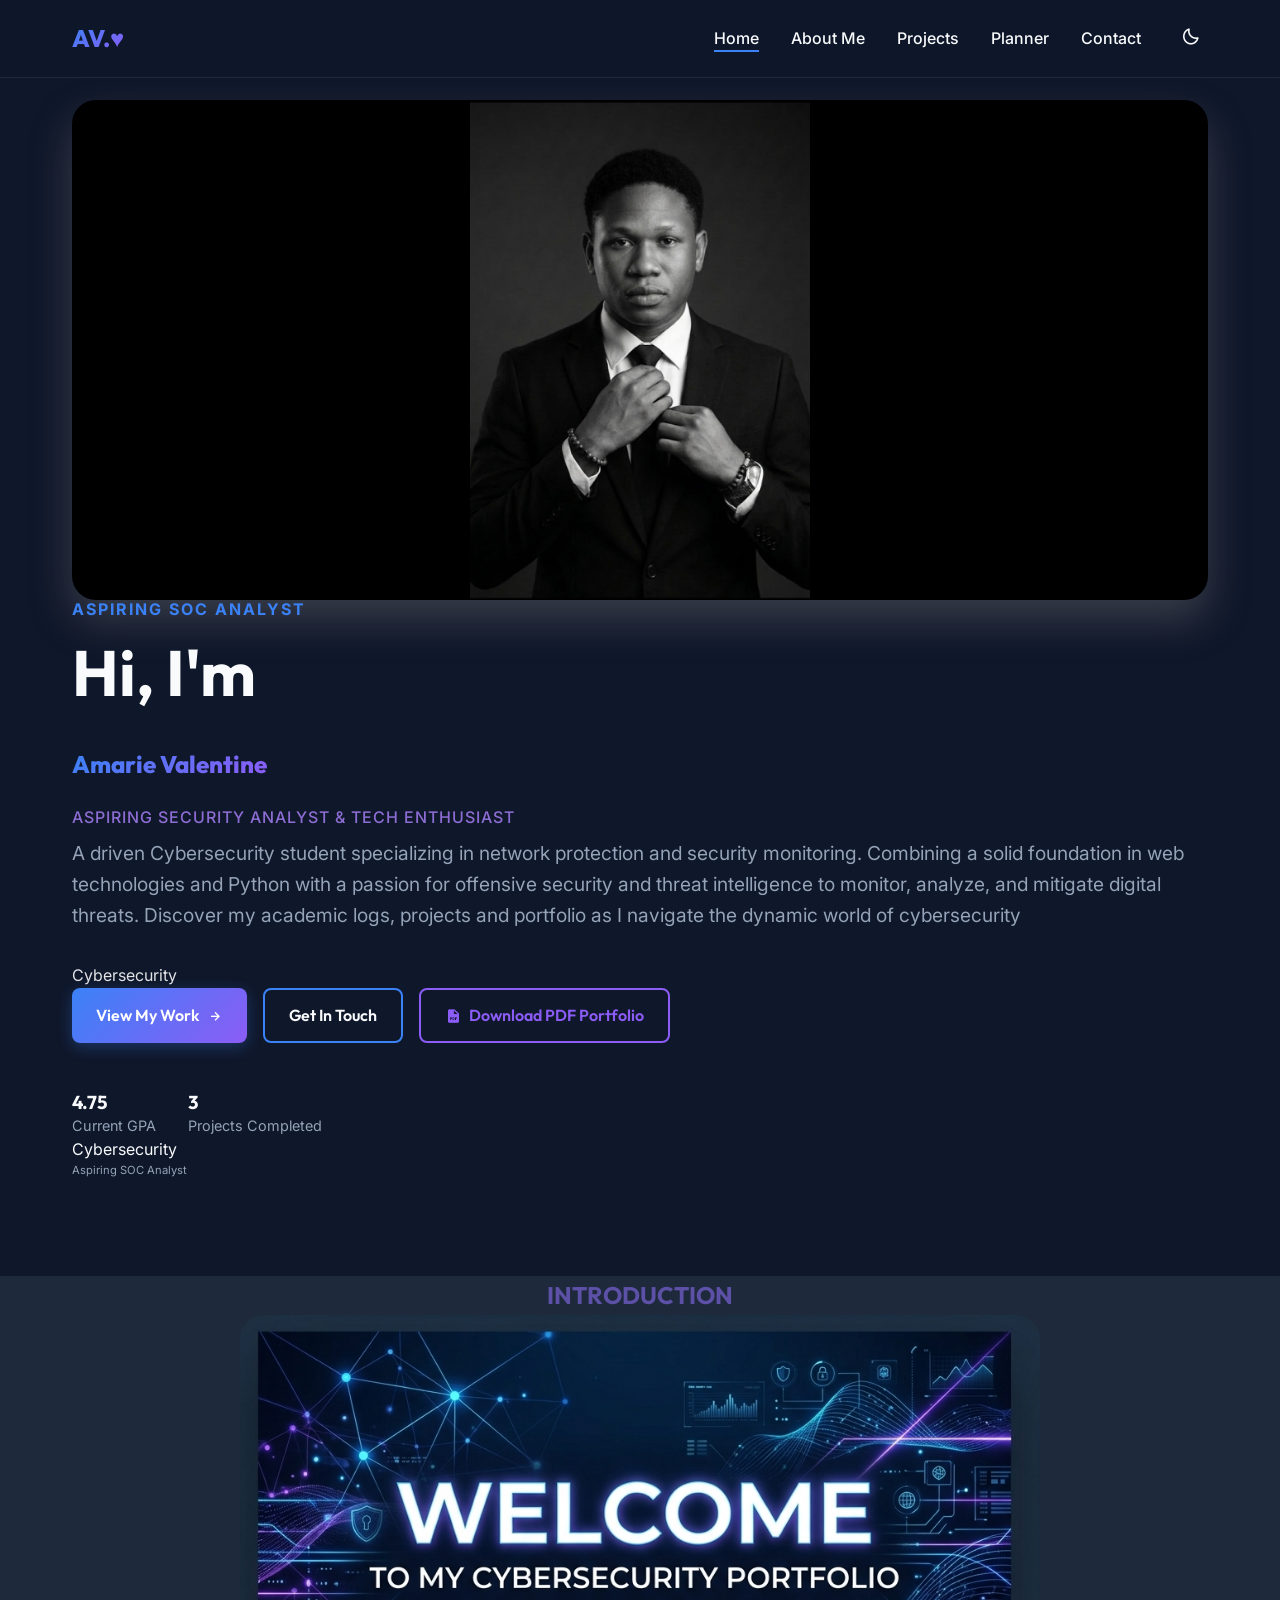
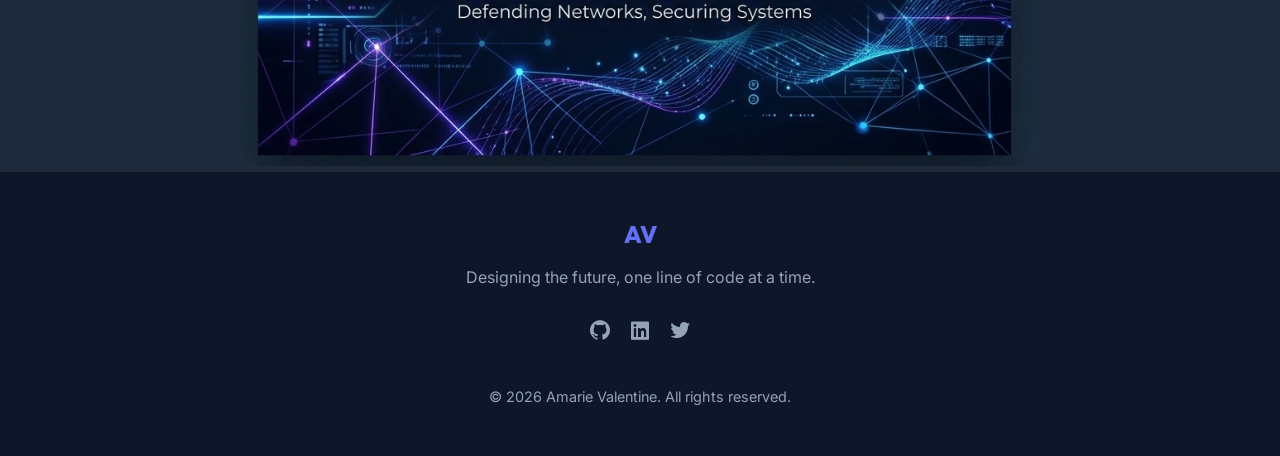
<file: index.html>
<!DOCTYPE html>
<html lang="en">

<head>
  <meta charset="UTF-8">
  <meta name="viewport" content="width=device-width, initial-scale=1.0">
  <title>Amarie Valentine | Portfolio</title>
  <meta name="description" content="Personal academic portfolio and student management platform for Amarie Valentine.">
  <link rel="stylesheet" href="style.css">
  <!-- Load Boxicons for high-quality SVG icons -->
  <link href='https://unpkg.com/boxicons@2.1.4/css/boxicons.min.css' rel='stylesheet'>
</head>

<body>

  <!-- Navigation -->
  <nav class="navbar">
    <div class="container nav-container">
      <a href="index.html" class="logo">AV.&hearts;</a>

      <ul class="nav-links" id="nav-links">
        <li><a href="index.html" class="active">Home</a></li>
        <li><a href="about.html">About Me</a></li>
        <li><a href="projects.html">Projects</a></li>
        <li><a href="planner.html">Planner</a></li>
        <li><a href="contact.html">Contact</a></li>
        <li>
          <button class="theme-toggle" id="theme-toggle" aria-label="Toggle Dark/Light Mode">
            <i class='bx bx-moon'></i>
          </button>
        </li>
      </ul>

      <button class="mobile-menu-btn" id="mobile-menu-btn">
        <i class='bx bx-menu'></i>
      </button>
    </div>
  </nav>

  <!-- Hero Section -->
  <section class="section hero animate-fade-up"
    style="min-height: 100vh; display: flex; align-items: center; padding-top: 100px;">
    <div class="container">
      <div class="grid grid-2" style="align-items: center;">
<div class="hero-image" style="position: relative;">
          <!-- Using the user's real portrait -->
          <!-- 1. Pure black container keeps the side space perfectly hidden -->
<div style="border-radius: 24px; overflow: hidden; box-shadow: 0 20px 40px rgba(130, 128, 128, 0.352); background-color: #000000; display: flex; justify-content: center; align-items: center;">

<!-- 2. Your portrait at the larger size, completely uncropped -->
<img src="valentine3.jpg" alt="Amarie Valentine - Cybersecurity Student"
style="width: auto; max-width: 200%; height: 500px; object-fit: contain; display: block;">

</div>





        <div class="hero-content">
          <h4 style="color: var(--accent-primary); font-family: var(--font-body); letter-spacing: 2px;">ASPIRING SOC
            ANALYST</h4>
          <h1 style="font-size: 4rem; margin: 1rem 0;">Hi, I'm <br><span class="logo">Amarie Valentine</span></h1>
          <p style="font-size: 1rem; font-weight: 500; color: #a07aeddf; letter-spacing: 1px; margin-bottom: 0.5rem; text-transform: uppercase;">
Aspiring Security Analyst & Tech Enthusiast
</p>
          <p style="font-size: 1.2rem; color: var(--text-secondary); margin-bottom: 2rem;">
            A driven Cybersecurity student specializing in network protection and security monitoring. Combining a solid
            foundation in web technologies and Python with a passion for offensive security and threat intelligence to
            monitor, analyze, and mitigate digital threats.
            Discover my academic logs, projects and portfolio as I navigate the dynamic world of cybersecurity
          </p>
          <div class="hero-subtitle">
          <span id="typed-text"></span><span class="typing-cursor"></span>
         </div>
          <div style="display: flex; gap: 1rem; flex-wrap: wrap;">
            <a href="projects.html" class="btn btn-primary">View My Work <i class='bx bx-right-arrow-alt'></i></a>
            <a href="contact.html" class="btn btn-outline">Get In Touch</a>
            <a href="amarievalentine_portfolio.pdf" download class="btn btn-outline"
              style="border-color: var(--accent-secondary); color: var(--accent-secondary);"><i
                class='bx bxs-file-pdf'></i> Download PDF Portfolio</a>
          </div>

          <div style="margin-top: 3rem; display: flex; gap: 2rem;">
            <div>
              <h3 style="margin-bottom: 0;">4.75</h3>
              <p style="color: var(--text-secondary); font-size: 0.9rem;">Current GPA</p>
            </div>
            <div>
              <h3 style="margin-bottom: 0;">3</h3>
              <p style="color: var(--text-secondary); font-size: 0.9rem;">Projects Completed</p>
            </div>
          </div>
        </div>

        
           
              <p style="font-weight: 400; margin: 0;">Cybersecurity</p>
              <p style="font-size: 0.7rem; color: var(--text-secondary);  margin: 0;">Aspiring SOC Analyst</p>
            </div>
          </div>
        </div>

      </div>
    </div>
  </section>

  <!-- Welcome Banner Section -->
  <section class="section bg-secondary" style="background-color: var(--bg-secondary); padding: 5px 0 !important;">
      <div class="container text-center">

        <h2 style="text-align: center; color: #5D51A7; font-weight: bold; margin-bottom: 5px !important; padding: 0 !important;">INTRODUCTION</h2>


        <div style="max-width: 800px; margin: 0 auto !important; border-radius: 24px; overflow: hidden;">
           <img src="assets/images/welcome_banner.png" alt="Welcome to My Portfolio" style="width: 100%;">
         </div>

       </div>
   </section>










  <!-- Footer -->
  <footer
    style="background-color: var(--nav-bg); padding: 3rem 0; text-align: center; border-top: var(--glass-border);">
    <div class="container">
      <h3 class="logo" style="margin-bottom: 1rem;">AV</h3>
      <p style="color: var(--text-secondary); margin-bottom: 1.5rem;">Designing the future, one line of code at a time.
      </p>
      <div style="display: flex; justify-content: center; gap: 1rem; margin-bottom: 2rem;">
        <a href="#" style="font-size: 1.5rem; color: var(--text-secondary);"><i class='bx bxl-github'></i></a>
        <a href="#" style="font-size: 1.5rem; color: var(--text-secondary);"><i class='bx bxl-linkedin-square'></i></a>
        <a href="#" style="font-size: 1.5rem; color: var(--text-secondary);"><i class='bx bxl-twitter'></i></a>
      </div>
      <p style="color: var(--text-secondary); font-size: 0.9rem;">&copy; 2026 Amarie Valentine. All rights reserved.</p>
    </div>
  </footer>

  <script src="script.js"></script>

<script>
const phrases = [
"Cybersecurity Student",
"Aspiring SOC Analyst",
"Ethical Hacker in Training",
"Threat Analyst",
"Digital Forensics Enthusiast"
];

let phraseIndex = 0;
let characterIndex = 0;
let isDeleting = false;
const target = document.getElementById("typed-text");

function type() {
const currentFullPhrase = phrases[phraseIndex];

if (isDeleting) {
characterIndex--;
} else {
characterIndex++;
}

const currentTypedText = currentFullPhrase.substring(0, characterIndex);

// Finds the space in the full phrase to keep the split point stable
const fullSpaceIndex = currentFullPhrase.indexOf(" ");

if (fullSpaceIndex !== -1 && characterIndex > fullSpaceIndex) {
// Splitting into two colors after the first word
const firstWord = currentTypedText.substring(0, fullSpaceIndex);
const restOfText = currentTypedText.substring(fullSpaceIndex);

target.innerHTML = `<span style="color: #a855f7;">${firstWord}</span><span style="color: #a855f7; background: linear-gradient(to right, #6366f1, #a855f7); -webkit-background-clip: text; -webkit-text-fill-color: transparent; font-weight: bold;">${restOfText}</span>`;
} else {
// Typing out the very first word
target.innerHTML = `<span style="color: #e4e4e7;">${currentTypedText}</span>`;
}

// Controls the animation timing transitions
let typeSpeed = isDeleting ? 40 : 80;

if (!isDeleting && characterIndex === currentFullPhrase.length) {
typeSpeed = 2000; // Pause when word is fully typed
isDeleting = true;
} else if (isDeleting && characterIndex === 0) {
isDeleting = false;
phraseIndex = (phraseIndex + 1) % phrases.length;
typeSpeed = 500; // Pause before starting the next word
}

setTimeout(type, typeSpeed);
}

// Automatically kicks off the loop as soon as the page loads
document.addEventListener("DOMContentLoaded", () => {
setTimeout(type, 500);
});
</script>


</body>
</html>
</file>
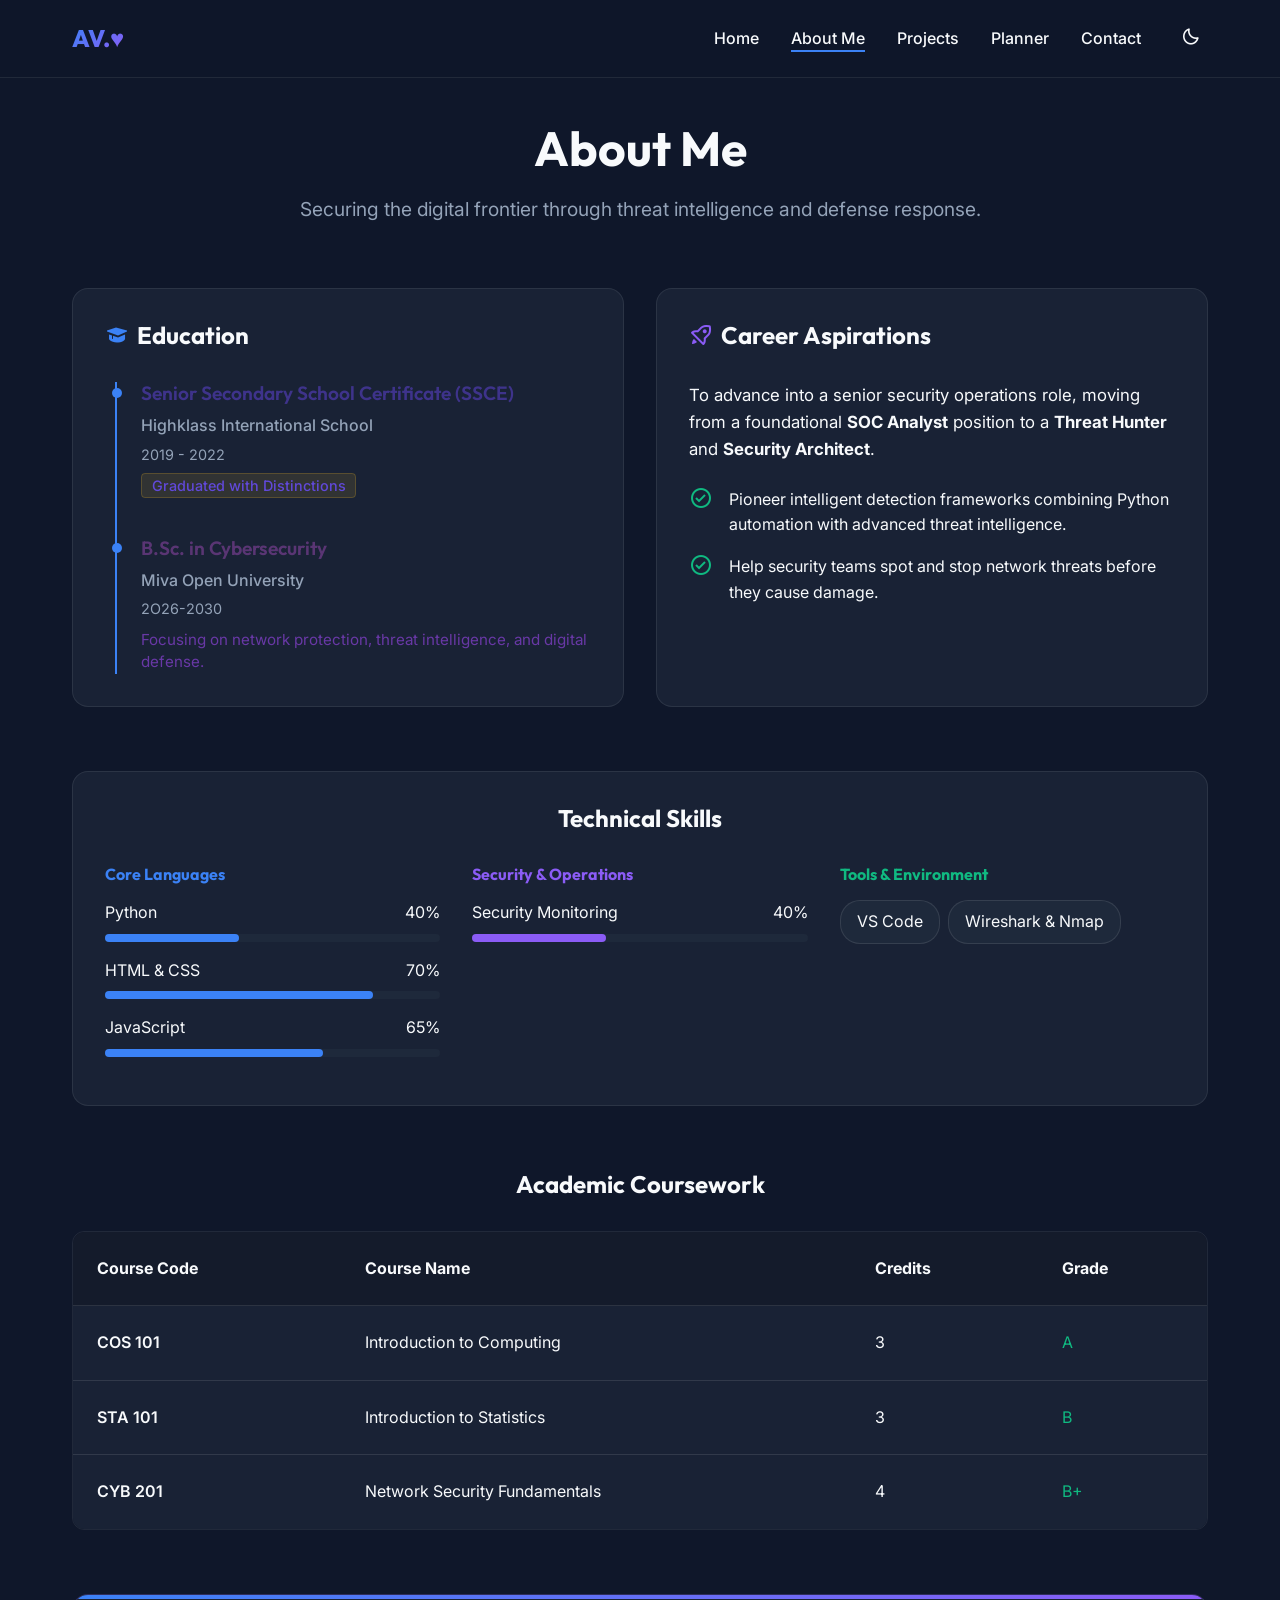
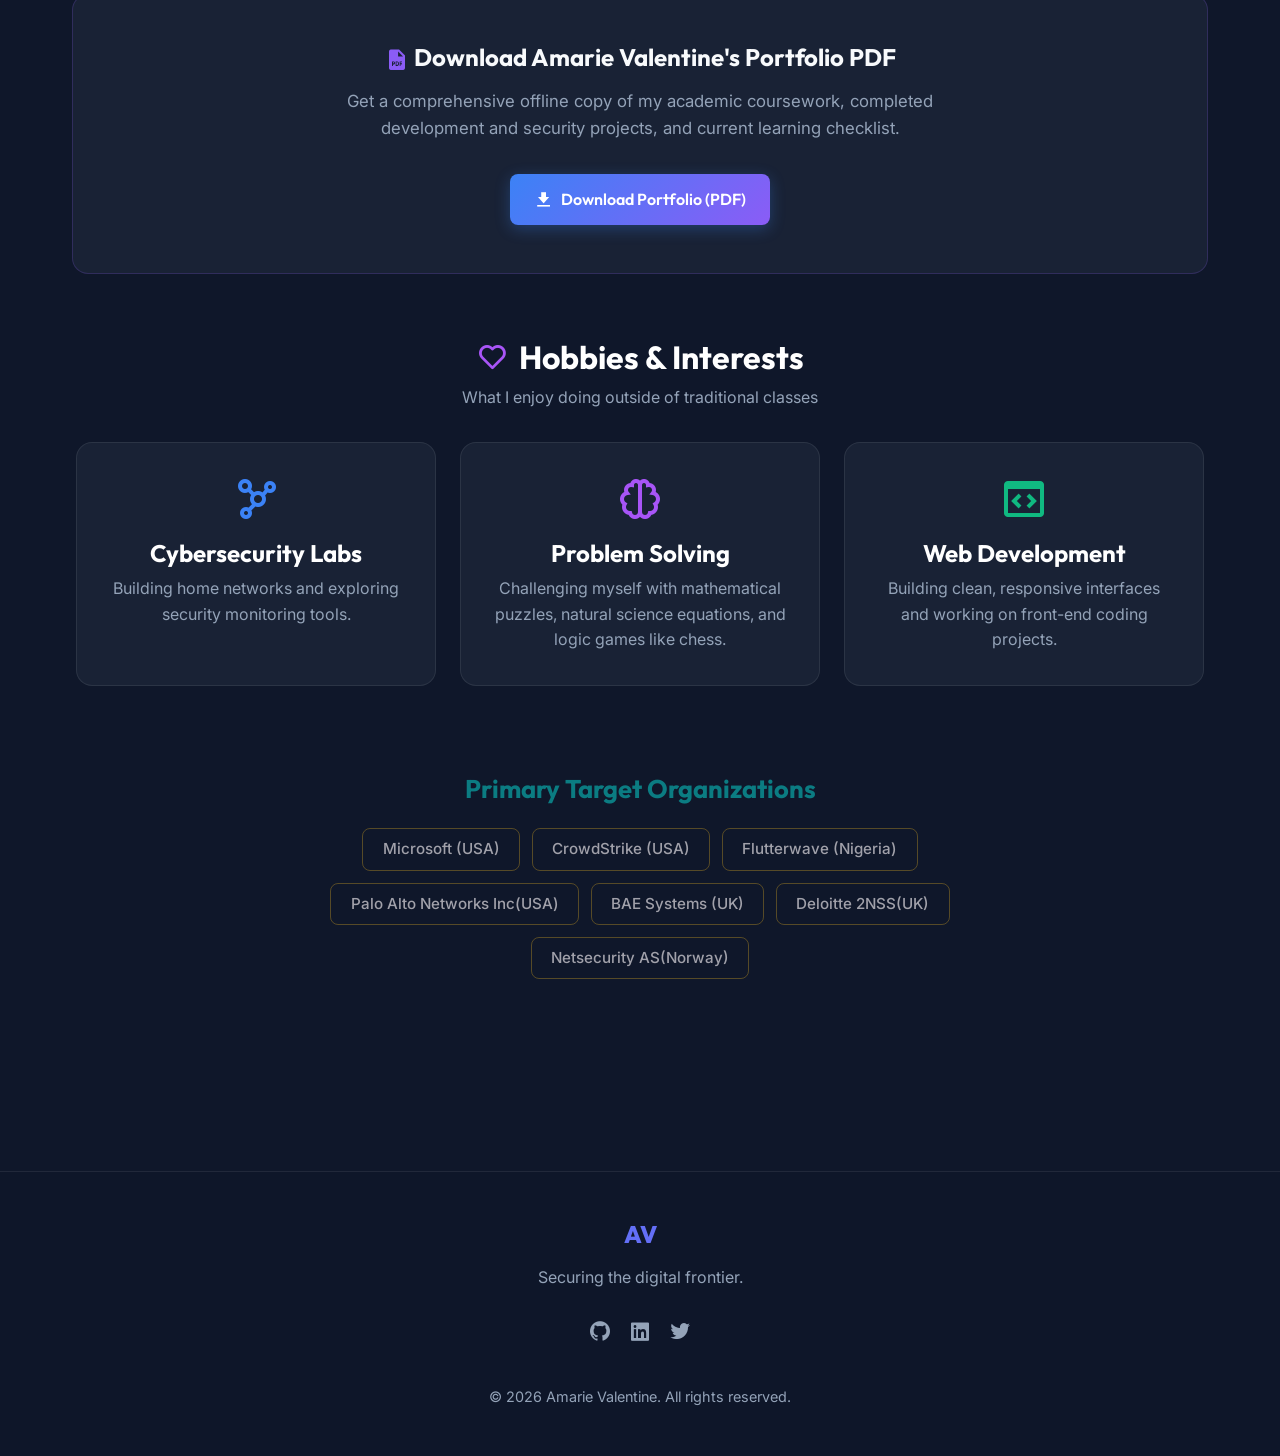
<file: about.html>
<!DOCTYPE html>
<html lang="en">
<head>
  <meta charset="UTF-8">
  <meta name="viewport" content="width=device-width, initial-scale=1.0">
  <title>About | Amarie Valentine</title>
  <link rel="stylesheet" href="style.css">
  <link href='https://unpkg.com/boxicons@2.1.4/css/boxicons.min.css' rel='stylesheet'>
</head>
<body>

  <!-- Navigation -->
  <nav class="navbar">
    <div class="container nav-container">
      <a href="index.html" class="logo">AV.&hearts;</a>
      <ul class="nav-links" id="nav-links">
        <li><a href="index.html">Home</a></li>
        <li><a href="about.html" class="active">About Me</a></li>
        <li><a href="projects.html">Projects</a></li>
        <li><a href="planner.html">Planner</a></li>
        <li><a href="contact.html">Contact</a></li>
        <li>
          <button class="theme-toggle" id="theme-toggle" aria-label="Toggle Theme">
            <i class='bx bx-moon'></i>
          </button>
        </li>
      </ul>
      <button class="mobile-menu-btn" id="mobile-menu-btn"><i class='bx bx-menu'></i></button>
    </div>
  </nav>

  <section class="section animate-fade-up" style="padding-top: 120px;">
    <div class="container">
      <div style="text-align: center; margin-bottom: 4rem;">
        <h1 style="font-size: 3rem;">About Me</h1>
        <p style="color: var(--text-secondary); font-size: 1.2rem;">Securing the digital frontier through threat intelligence and defense response.</p>
      </div>

      <!-- Education & Career Aspirations Grid -->
      <div class="grid grid-2" style="margin-bottom: 4rem;">
        <!-- Educational Background -->
        <!-- Educational Background -->
<div class="glass-card" style="padding: 2rem;">
<h2 style="display: flex; align-items: center; gap: 0.5rem; margin-bottom: 2rem;">
<i class='bx bxs-graduation' style="color: var(--accent-primary);"></i> Education
</h2>

<!-- Timeline vertical line container that now encloses everything -->
<div style="border-left: 2px solid var(--accent-primary); padding-left: 1.5rem; position: relative; margin-left: 10px;">

<!-- 1ST ENTRY: Highklass International School -->
<div style="margin-bottom: 2.5rem; position: relative;">
<!-- Dot aligned exactly on the line -->
<span style="position: absolute; left: -29px; top: 6px; width: 10px; height: 10px; background: var(--accent-primary); border-radius: 50%;"></span>
<h3 style="margin: 0 0 0.5rem 0; font-size: 1.2rem; font-weight: 600; color: #5a41c797;">Senior Secondary School Certificate (SSCE)</h3>
<p style="color: var(--text-secondary); margin: 0 0 0.25rem 0; font-weight: 500;">Highklass International School</p>
<p style="color: var(--text-secondary); font-size: 0.9rem; margin: 0 0 0.5rem 0;">2019 - 2022</p>

<!-- Distinctions Added Here -->
<p style="margin: 0.5rem 0 0 0; font-size: 0.9rem; color: #6149d9; font-weight: 500;">
<span style="background: rgba(251, 191, 36, 0.1); padding: 0.2rem 0.6rem; border-radius: 4px; border: 1px solid rgba(251, 191, 36, 0.2);"> Graduated with Distinctions
</span>
</p>
</div>



<!-- 2ND ENTRY: Miva Open University -->
<div style="position: relative;">
<!-- Dot aligned exactly on the line -->
<span style="position: absolute; left: -29px; top: 6px; width: 10px; height: 10px; background: var(--accent-primary); border-radius: 50%;"></span>
<h3 style="margin: 0 0 0.5rem 0; font-size: 1.2rem; font-weight: 600; color: #663a80dc;">B.Sc. in Cybersecurity</h3>
<p style="color: var(--text-secondary); margin: 0 0 0.25rem 0; font-weight: 500;">Miva Open University</p>
<p style="color: var(--text-secondary); font-size: 0.9rem; margin: 0;">2O26-2030</p>
<p style="margin-top: 0.5rem; font-size: 0.95rem; color: #9043deab; line-height: 1.5;">Focusing on network protection, threat intelligence, and digital defense.</p>
</div>

</div>
</div>



        <!-- Career Aspirations -->
        <div class="glass-card">
          <h2 style="display: flex; align-items: center; gap: 0.5rem; margin-bottom: 2rem;">
            <i class='bx bx-rocket' style="color: var(--accent-secondary);"></i> Career Aspirations
          </h2>
          <p style="margin-bottom: 1.5rem; font-size: 1.05rem;">
            To advance into a senior security operations role, moving from a foundational <strong>SOC Analyst</strong> position to a <strong>Threat Hunter</strong> and <strong>Security Architect</strong>.
          </p>
          <ul style="display: flex; flex-direction: column; gap: 1rem;">
            <li style="display: flex; gap: 1rem; align-items: flex-start;">
              <i class='bx bx-check-circle' style="color: var(--success-color); font-size: 1.5rem;"></i>
              <span>Pioneer intelligent detection frameworks combining Python automation with advanced threat intelligence.</span>
            </li>
            <li style="display: flex; gap: 1rem; align-items: flex-start;">
              <i class='bx bx-check-circle' style="color: var(--success-color); font-size: 1.5rem;"></i>
              <span>Help security teams spot and stop network threats before they cause damage.</span>
            </li>
          </ul>
        </div>
      </div>

      <!-- Technical Skills -->
      <div class="glass-card" style="margin-bottom: 4rem;">
        <h2 style="text-align: center; margin-bottom: 2rem;">Technical Skills</h2>
        <div class="grid grid-3">
          
          <div>
            <h4 style="margin-bottom: 1rem; color: var(--accent-primary);">Core Languages</h4>
            <div style="margin-bottom: 1rem;">
              <div style="display: flex; justify-content: space-between; margin-bottom: 0.5rem;">
                <span>Python</span> <span>40%</span>
              </div>
              <div style="width: 100%; background: var(--bg-secondary); border-radius: 4px; height: 8px;">
                <div style="width: 40%; background: var(--accent-primary); height: 100%; border-radius: 4px;"></div>
              </div>
            </div>
            <div style="margin-bottom: 1rem;">
              <div style="display: flex; justify-content: space-between; margin-bottom: 0.5rem;">
                <span>HTML & CSS</span> <span>70%</span>
              </div>
              <div style="width: 100%; background: var(--bg-secondary); border-radius: 4px; height: 8px;">
                <div style="width: 80%; background: var(--accent-primary); height: 100%; border-radius: 4px;"></div>
              </div>
            </div>
            <div style="margin-bottom: 1rem;">
              <div style="display: flex; justify-content: space-between; margin-bottom: 0.5rem;">
                <span>JavaScript</span> <span>65%</span>
              </div>
              <div style="width: 100%; background: var(--bg-secondary); border-radius: 4px; height: 8px;">
                <div style="width: 65%; background: var(--accent-primary); height: 100%; border-radius: 4px;"></div>
              </div>
            </div>
          </div>

          <div>
            <h4 style="margin-bottom: 1rem; color: var(--accent-secondary);">Security & Operations</h4>
            <div style="margin-bottom: 1rem;">
              <div style="display: flex; justify-content: space-between; margin-bottom: 0.5rem;">
                <span>Security Monitoring</span> <span>40%</span>
              </div>
              <div style="width: 100%; background: var(--bg-secondary); border-radius: 4px; height: 8px;">
                <div style="width: 40%; background: var(--accent-secondary); height: 100%; border-radius: 4px;"></div>
              </div>
            </div>
          </div>
          
          <div>
            <h4 style="margin-bottom: 1rem; color: var(--success-color);">Tools & Environment</h4>
            <div style="display: flex; flex-wrap: wrap; gap: 0.5rem;">
              <span style="padding: 0.5rem 1rem; background: var(--bg-secondary); border-radius: 20px; border: 1px solid var(--border-color);">VS Code</span>
              <span style="padding: 0.5rem 1rem; background: var(--bg-secondary); border-radius: 20px; border: 1px solid var(--border-color);">Wireshark & Nmap</span>
            </div>
          </div>

        </div>
      </div>

      <!-- Academic Courses Table (Semantic HTML Requirement) -->
      <div style="margin-bottom: 4rem;">
        <h2 style="margin-bottom: 2rem; text-align: center;">Academic Coursework</h2>
        <div style="overflow-x: auto; border-radius: 12px; border: var(--glass-border);">
          <table style="width: 100%; border-collapse: collapse; text-align: left; background: var(--card-bg); backdrop-filter: var(--glass-blur);">
            <thead>
              <tr style="background: rgba(0,0,0,0.2);">
                <th style="padding: 1.5rem; border-bottom: 1px solid var(--border-color);">Course Code</th>
                <th style="padding: 1.5rem; border-bottom: 1px solid var(--border-color);">Course Name</th>
                <th style="padding: 1.5rem; border-bottom: 1px solid var(--border-color);">Credits</th>
                <th style="padding: 1.5rem; border-bottom: 1px solid var(--border-color);">Grade</th>
              </tr>
            </thead>
            <tbody>
              <tr>
                <td style="padding: 1.5rem; border-bottom: 1px solid var(--border-color); font-weight: 600;">COS 101</td>
                <td style="padding: 1.5rem; border-bottom: 1px solid var(--border-color);">Introduction to Computing</td>
                <td style="padding: 1.5rem; border-bottom: 1px solid var(--border-color);">3</td>
                <td style="padding: 1.5rem; border-bottom: 1px solid var(--border-color); color: var(--success-color);">A</td>
              </tr>
              <tr>
                <td style="padding: 1.5rem; border-bottom: 1px solid var(--border-color); font-weight: 600;">STA 101</td>
                <td style="padding: 1.5rem; border-bottom: 1px solid var(--border-color);">Introduction to Statistics</td>
                <td style="padding: 1.5rem; border-bottom: 1px solid var(--border-color);">3</td>
                <td style="padding: 1.5rem; border-bottom: 1px solid var(--border-color); color: var(--success-color);">B</td>
              </tr>
              <tr>
                <td style="padding: 1.5rem; font-weight: 600;">CYB 201</td>
                <td style="padding: 1.5rem;">Network Security Fundamentals</td>
                <td style="padding: 1.5rem;">4</td>
                <td style="padding: 1.5rem; color: var(--success-color);">B+</td>
              </tr>
            </tbody>
          </table>
        </div>
      </div>

      <!-- PDF Portfolio Download Section -->
      <div class="glass-card" style="margin-bottom: 4rem; text-align: center; padding: 3rem 2rem; position: relative; overflow: hidden; border: 1px solid rgba(139, 92, 246, 0.2);">
        <div style="position: absolute; top: 0; left: 0; width: 100%; height: 4px; background: linear-gradient(90deg, var(--accent-primary), var(--accent-secondary));"></div>
        <h2 style="margin-bottom: 1rem;"><i class='bx bxs-file-pdf' style="color: var(--accent-secondary); vertical-align: middle;"></i> Download Amarie Valentine's Portfolio PDF</h2>
        <p style="color: var(--text-secondary); max-width: 600px; margin: 0 auto 2rem auto; font-size: 1.05rem;">
          Get a comprehensive offline copy of my academic coursework, completed development and security projects, and current learning checklist.
        </p>
        <a href="amarievalentine_portfolio.pdf" download class="btn btn-primary" style="display: inline-flex; align-items: center; gap: 0.5rem;">
          <i class='bx bxs-download' style="font-size: 1.2rem;"></i> Download Portfolio (PDF)
        </a>
      </div>

      <!-- Hobbies & Interests -->
       <div style="margin-top: 4rem; margin-bottom: 2rem; text-align: center;">
<h2 style="font-size: 2rem; font-weight: 700; color: #ffffff; display: inline-flex; align-items: center; gap: 0.7rem; margin-bottom: 0.5rem; justify-content: center;">
<i class="bx bx-heart" style="color: #a855f7;"></i> Hobbies & Interests
</h2>
<p style="color: var(--text-secondary, #a1a1aa); font-size: 1rem; margin: 0;">What I enjoy doing outside of traditional classes</p>
</div>

<div class="grid grid-3" style="display: flex; flex-wrap: wrap; justify-content: center; gap: 1.5rem; max-width: 1200px; margin: 0 auto;">

<div class="glass-card" style="text-align: center; flex: 1; min-width: 280px; max-width: 360px;">
<i class='bx bx-network-chart' style="font-size: 3rem; color: #3b82f6; margin-bottom: 1rem; display: block;"></i>
<h3 style="color: #ffffff; font-size: 1.5rem; margin-bottom: 0.5rem;">Cybersecurity Labs</h3>
<p style="color: var(--text-secondary); margin: 0;">Building home networks and exploring security monitoring tools.</p>
</div>

<div class="glass-card" style="text-align: center; flex: 1; min-width: 280px; max-width: 360px;">
<i class='bx bx-brain' style="font-size: 3rem; color: #a855f7; margin-bottom: 1rem; display: block;"></i>
<h3 style="color: #ffffff; font-size: 1.5rem; margin-bottom: 0.5rem;">Problem Solving</h3>
<p style="color: var(--text-secondary); margin: 0;">Challenging myself with mathematical puzzles, natural science equations, and logic games like chess.</p>
</div>

<div class="glass-card" style="text-align: center; flex: 1; min-width: 280px; max-width: 360px;">
<i class='bx bx-code-block' style="font-size: 3rem; color: #10b981; margin-bottom: 1rem; display: block;"></i>
<h3 style="color: #ffffff; font-size: 1.5rem; margin-bottom: 0.5rem;">Web Development</h3>
<p style="color: var(--text-secondary); margin: 0;">Building clean, responsive interfaces and working on front-end coding projects.</p>
</div><!-- Primary Target Organizations Section -->
<div style="margin-top: 4rem; margin-bottom: 2rem; text-align: center;">
<h3 style="font-size: 1.6rem; font-weight: 700; color: #09cbc88f; margin-bottom: 1.5rem;">
Primary Target Organizations
</h3>

<!-- Badges Container -->
<div style="display: flex; flex-wrap: wrap; justify-content: center; gap: 0.75rem; max-width: 800px; margin: 0 auto;">
<span style="border: 1px solid rgba(251, 191, 36, 0.3); padding: 0.5rem 1.2rem; border-radius: 8px; color: #a1a1aa; font-size: 0.95rem; font-weight: 500;">Microsoft (USA)</span>
<span style="border: 1px solid rgba(251, 191, 36, 0.3); padding: 0.5rem 1.2rem; border-radius: 8px; color: #a1a1aa; font-size: 0.95rem; font-weight: 500;">CrowdStrike (USA)</span>
<span style="border: 1px solid rgba(251, 191, 36, 0.3); padding: 0.5rem 1.2rem; border-radius: 8px; color: #a1a1aa; font-size: 0.95rem; font-weight: 500;">Flutterwave (Nigeria)</span>
<span style="border: 1px solid rgba(251, 191, 36, 0.3); padding: 0.5rem 1.2rem; border-radius: 8px; color: #a1a1aa; font-size: 0.95rem; font-weight: 500;">Palo Alto Networks Inc(USA)</span>
<span style="border: 1px solid rgba(251, 191, 36, 0.3); padding: 0.5rem 1.2rem; border-radius: 8px; color: #a1a1aa; font-size: 0.95rem; font-weight: 500;">BAE Systems (UK)</span>
<span style="border: 1px solid rgba(251, 191, 36, 0.3); padding: 0.5rem 1.2rem; border-radius: 8px; color: #a1a1aa; font-size: 0.95rem; font-weight: 500;">Deloitte 2NSS(UK)</span>
<span style="border: 1px solid rgba(251, 191, 36, 0.3); padding: 0.5rem 1.2rem; border-radius: 8px; color: #a1a1aa; font-size: 0.95rem; font-weight: 500;">Netsecurity AS(Norway)</span
</div></div>
</div>



</div>


    </div>
  </section>

  <!-- Footer -->
  <footer style="background-color: var(--nav-bg); padding: 3rem 0; text-align: center; border-top: var(--glass-border); margin-top: 4rem;">
    <div class="container">
      <h3 class="logo" style="margin-bottom: 1rem;">AV</h3>
      <p style="color: var(--text-secondary); margin-bottom: 1.5rem;">Securing the digital frontier.</p>
      <div style="display: flex; justify-content: center; gap: 1rem; margin-bottom: 2rem;">
        <a href="#" style="font-size: 1.5rem; color: var(--text-secondary);"><i class='bx bxl-github'></i></a>
        <a href="#" style="font-size: 1.5rem; color: var(--text-secondary);"><i class='bx bxl-linkedin-square'></i></a>
        <a href="#" style="font-size: 1.5rem; color: var(--text-secondary);"><i class='bx bxl-twitter'></i></a>
      </div>
      <p style="color: var(--text-secondary); font-size: 0.9rem;">&copy; 2026 Amarie Valentine. All rights reserved.</p>
    </div>
  </footer>

  <script src="script.js"></script>
</body>
</html>
</file>
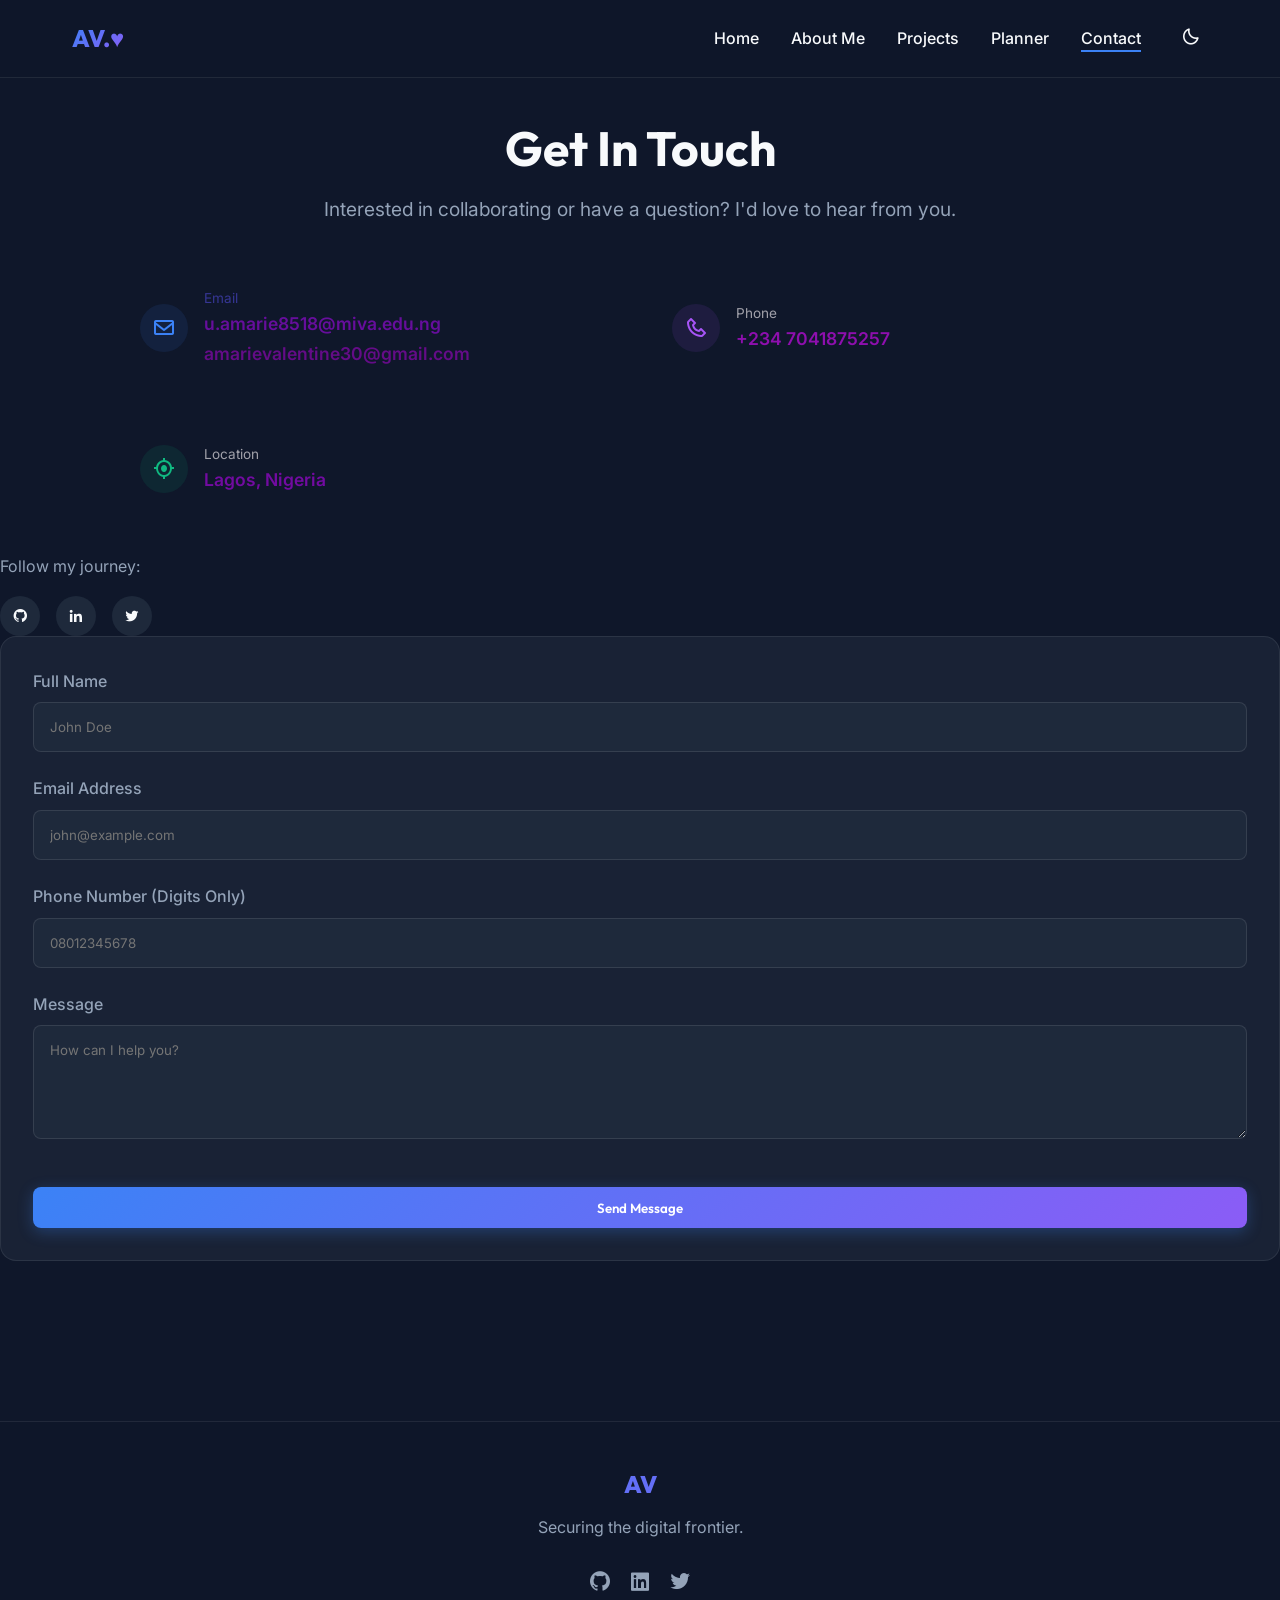
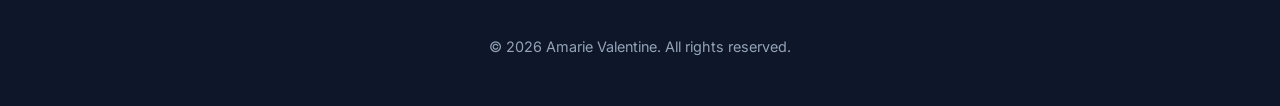
<file: contact.html>
<!DOCTYPE html>
<html lang="en">
<head>
  <meta charset="UTF-8">
  <meta name="viewport" content="width=device-width, initial-scale=1.0">
  <title>Contact | Amarie Valentine</title>
  <link rel="stylesheet" href="style.css">
  <link href='https://unpkg.com/boxicons@2.1.4/css/boxicons.min.css' rel='stylesheet'>
</head>
<body>

  <!-- Navigation -->
  <nav class="navbar">
    <div class="container nav-container">
      <a href="index.html" class="logo">AV.&hearts;</a>
      <ul class="nav-links" id="nav-links">
        <li><a href="index.html">Home</a></li>
        <li><a href="about.html">About Me</a></li>
        <li><a href="projects.html">Projects</a></li>
        <li><a href="planner.html">Planner</a></li>
        <li><a href="contact.html" class="active">Contact</a></li>
        <li>
          <button class="theme-toggle" id="theme-toggle" aria-label="Toggle Theme">
            <i class='bx bx-moon'></i>
          </button>
        </li>
      </ul>
      <button class="mobile-menu-btn" id="mobile-menu-btn"><i class='bx bx-menu'></i></button>
    </div>
  </nav>

  <section class="section animate-fade-up" style="padding-top: 120px; min-height: 100vh;">
    <div class="container">
      <div style="text-align: center; margin-bottom: 4rem;">
        <h1 style="font-size: 3rem;">Get In Touch</h1>
        <p style="color: var(--text-secondary); font-size: 1.2rem;">Interested in collaborating or have a question? I'd love to hear from you.</p>
      </div>

      <div class="grid grid-2" style="max-width: 1000px; margin: 0 auto; gap: 4rem;">
        
        <!-- Email Section -->
<div style="display: flex; align-items: center; gap: 1rem; margin-bottom: 0.75rem; width: 100%;">
<div style="width: 48px; height: 48px; background: rgba(59, 130, 246, 0.1); border-radius: 50%; display: flex; align-items: center; justify-content: center; flex-shrink: 0;">
<i class="bx bx-envelope" style="font-size: 1.5rem; color: #3b82f6;"></i>
</div>
<div>
<p style="font-size: 0.85rem; color: #363695; margin: 0;">Email</p>
<a href="mailto:u.amarie8518@miva.edu.ng" style="font-size: 1.1rem; font-weight: 600; color: #660e9c; text-decoration: none; display: block;">u.amarie8518@miva.edu.ng</a>
<a href="mailto:amarievalentine30@gmail.com" style="font-size: 1.1rem; font-weight: 600; color: #6d0b91e7; text-decoration: none; display: block; margin-top: 2px;">amarievalentine30@gmail.com</a>
</div>
</div> 
<!-- Phone Section -->
<div style="display: flex; align-items: center; gap: 1rem; margin-bottom: 0.75rem; width: 100%;">
<div style="width: 48px; height: 48px; background: rgba(168, 85, 247, 0.1); border-radius: 50%; display: flex; align-items: center; justify-content: center; flex-shrink: 0;">
<i class="bx bx-phone" style="font-size: 1.5rem; color: #a855f7;"></i>
</div>
<div>
<p style="font-size: 0.85rem; color: #a1a1aa; margin: 0;">Phone</p>
<a href="tel:+2347041875257" style="font-size: 1.1rem; font-weight: 600; color: #8e0fae; text-decoration: none;">+234 7041875257</a>
</div>
</div>

<!-- Location Section -->
<div style="display: flex; align-items: center; gap: 1rem; margin-bottom: 0.75rem; width: 100%;">
<div style="width: 48px; height: 48px; background: rgba(16, 185, 129, 0.1); border-radius: 50%; display: flex; align-items: center; justify-content: center; flex-shrink: 0;">
<i class="bx bx-target-lock" style="font-size: 1.5rem; color: #10b981;"></i>
</div>
<div>
<p style="font-size: 0.85rem; color: #a1a1aa; margin: 0;">Location</p>
<p style="font-size: 1.1rem; font-weight: 600; color: #720ba1; margin: 0;">Lagos, Nigeria</p>
</div>
</div>


            </div>
          </div>
          
          <div style="margin-top: 3rem;">
            <p style="color: var(--text-secondary); margin-bottom: 1rem;">Follow my journey:</p>
            <div style="display: flex; gap: 1rem;">
              <a href="#" style="width: 40px; height: 40px; border-radius: 50%; background: var(--bg-secondary); display: flex; align-items: center; justify-content: center; transition: var(--transition);"><i class='bx bxl-github'></i></a>
              <a href="#" style="width: 40px; height: 40px; border-radius: 50%; background: var(--bg-secondary); display: flex; align-items: center; justify-content: center; transition: var(--transition);"><i class='bx bxl-linkedin'></i></a>
              <a href="#" style="width: 40px; height: 40px; border-radius: 50%; background: var(--bg-secondary); display: flex; align-items: center; justify-content: center; transition: var(--transition);"><i class='bx bxl-twitter'></i></a>
            </div>
          </div>
        
        <!-- Contact Form -->
        <div class="glass-card">
          <form id="contact-form">
            <div class="form-group">
              <label for="name" class="form-label">Full Name</label>
              <input type="text" id="name" class="form-control" placeholder="John Doe">
            </div>
            <div class="form-group">
              <label for="email" class="form-label">Email Address</label>
              <input type="email" id="email" class="form-control" placeholder="john@example.com">
            </div>
            <div class="form-group">
              <label for="phone" class="form-label">Phone Number (Digits Only)</label>
              <input type="tel" id="phone" class="form-control" placeholder="08012345678">
            </div>
            <div class="form-group">
              <label for="message" class="form-label">Message</label>
              <textarea id="message" class="form-control" rows="5" placeholder="How can I help you?"></textarea>
            </div>
            
            <!-- Feedback box injected by script.js -->
            <div id="form-feedback" style="display: none;"></div>

            <button type="submit" class="btn btn-primary" style="width: 100%; margin-top: 1rem;">Send Message</button>
          </form>
        </div>

      </div>
    </div>
  </section>

  <!-- Footer -->
  <footer style="background-color: var(--nav-bg); padding: 3rem 0; text-align: center; border-top: var(--glass-border); margin-top: 4rem;">
    <div class="container">
      <h3 class="logo" style="margin-bottom: 1rem;">AV</h3>
      <p style="color: var(--text-secondary); margin-bottom: 1.5rem;">Securing the digital frontier.</p>
      <div style="display: flex; justify-content: center; gap: 1rem; margin-bottom: 2rem;">
        <a href="#" style="font-size: 1.5rem; color: var(--text-secondary);"><i class='bx bxl-github'></i></a>
        <a href="#" style="font-size: 1.5rem; color: var(--text-secondary);"><i class='bx bxl-linkedin-square'></i></a>
        <a href="#" style="font-size: 1.5rem; color: var(--text-secondary);"><i class='bx bxl-twitter'></i></a>
      </div>
      <p style="color: var(--text-secondary); font-size: 0.9rem;">&copy; 2026 Amarie Valentine. All rights reserved.</p>
    </div>
  </footer>

  <script src="script.js"></script>
</body>
</html>
</file>
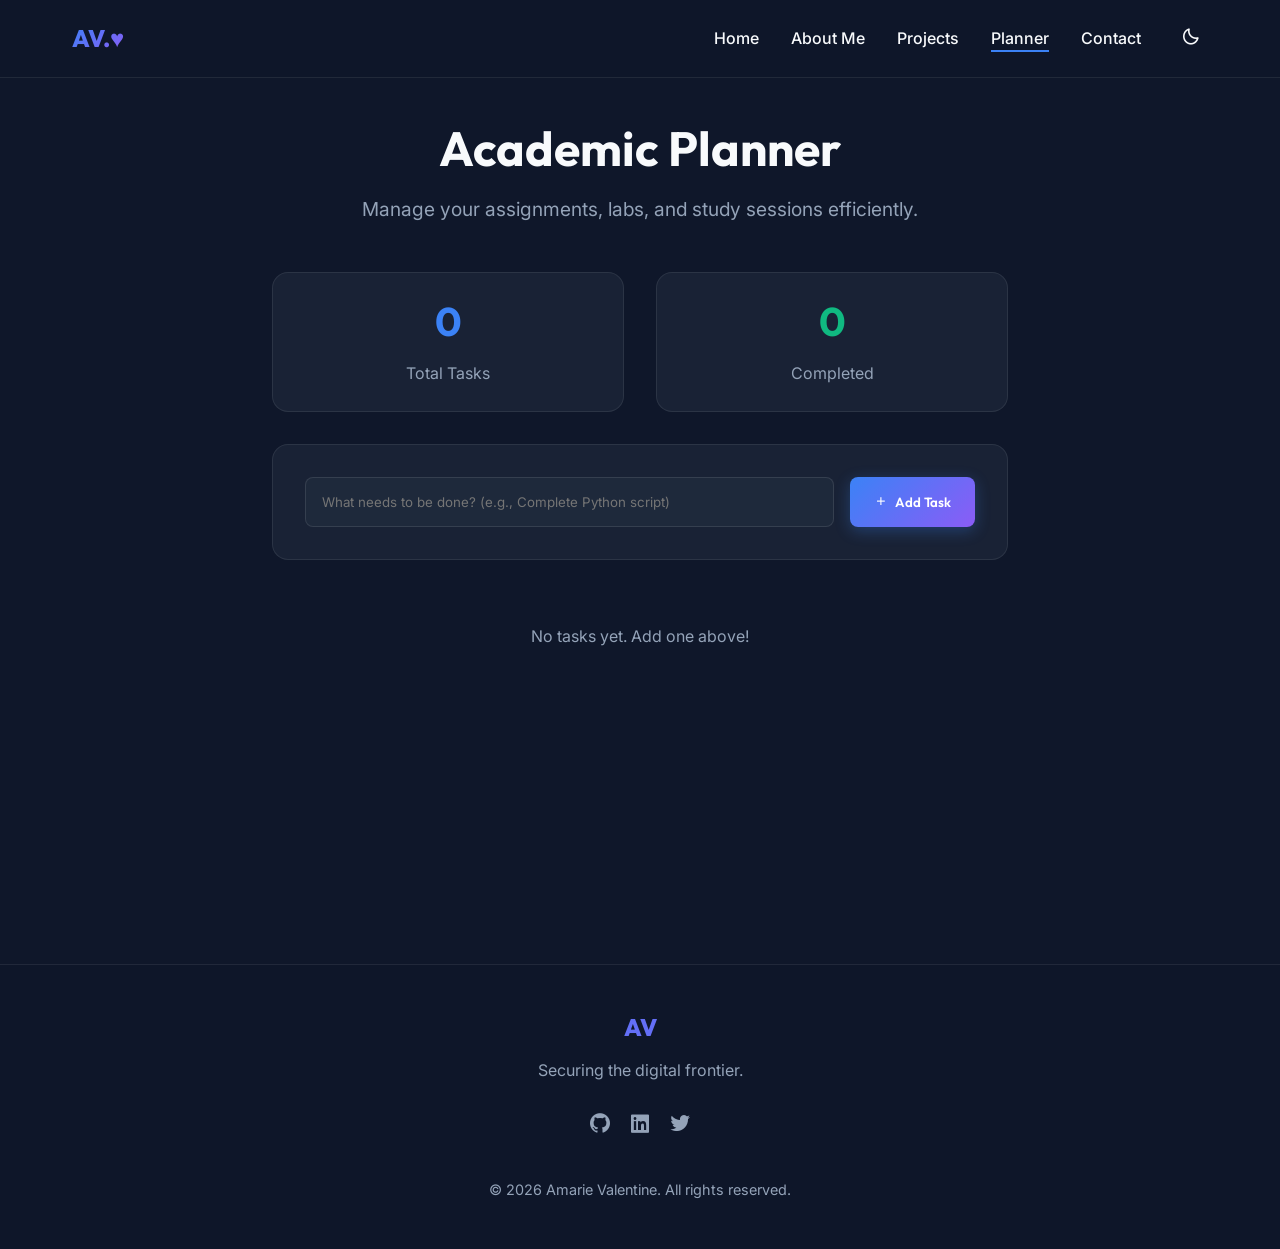
<file: planner.html>
<!DOCTYPE html>
<html lang="en">
<head>
  <meta charset="UTF-8">
  <meta name="viewport" content="width=device-width, initial-scale=1.0">
  <title>Planner | Amarie Valentine</title>
  <link rel="stylesheet" href="style.css">
  <link href='https://unpkg.com/boxicons@2.1.4/css/boxicons.min.css' rel='stylesheet'>
</head>
<body>

  <!-- Navigation -->
  <nav class="navbar">
    <div class="container nav-container">
      <a href="index.html" class="logo">AV.&hearts;</a>
      <ul class="nav-links" id="nav-links">
        <li><a href="index.html">Home</a></li>
        <li><a href="about.html">About Me</a></li>
        <li><a href="projects.html">Projects</a></li>
        <li><a href="planner.html" class="active">Planner</a></li>
        <li><a href="contact.html">Contact</a></li>
        <li>
          <button class="theme-toggle" id="theme-toggle" aria-label="Toggle Theme">
            <i class='bx bx-moon'></i>
          </button>
        </li>
      </ul>
      <button class="mobile-menu-btn" id="mobile-menu-btn"><i class='bx bx-menu'></i></button>
    </div>
  </nav>

  <section class="section animate-fade-up" style="padding-top: 120px; min-height: 100vh;">
    <div class="container" style="max-width: 800px;">
      <div style="text-align: center; margin-bottom: 3rem;">
        <h1 style="font-size: 3rem;">Academic Planner</h1>
        <p style="color: var(--text-secondary); font-size: 1.2rem;">Manage your assignments, labs, and study sessions efficiently.</p>
      </div>

      <!-- Stats -->
      <div class="grid grid-2" style="margin-bottom: 2rem;">
        <div class="glass-card" style="text-align: center; padding: 1.5rem;">
          <h3 style="font-size: 2.5rem; color: var(--accent-primary);" id="stat-total">0</h3>
          <p style="color: var(--text-secondary);">Total Tasks</p>
        </div>
        <div class="glass-card" style="text-align: center; padding: 1.5rem;">
          <h3 style="font-size: 2.5rem; color: var(--success-color);" id="stat-completed">0</h3>
          <p style="color: var(--text-secondary);">Completed</p>
        </div>
      </div>

      <!-- Add Task Form -->
      <div class="glass-card" style="margin-bottom: 2rem;">
        <form id="task-form" style="display: flex; gap: 1rem;">
          <input type="text" id="task-input" class="form-control" placeholder="What needs to be done? (e.g., Complete Python script)" required>
          <button type="submit" class="btn btn-primary" style="white-space: nowrap;"><i class='bx bx-plus'></i> Add Task</button>
        </form>
      </div>

      <!-- Task List -->
      <ul id="task-list" style="padding: 0;">
        <!-- Tasks will be rendered here by script.js -->
      </ul>

    </div>
  </section>

  <!-- Footer -->
  <footer style="background-color: var(--nav-bg); padding: 3rem 0; text-align: center; border-top: var(--glass-border); margin-top: 4rem;">
    <div class="container">
      <h3 class="logo" style="margin-bottom: 1rem;">AV</h3>
      <p style="color: var(--text-secondary); margin-bottom: 1.5rem;">Securing the digital frontier.</p>
      <div style="display: flex; justify-content: center; gap: 1rem; margin-bottom: 2rem;">
        <a href="#" style="font-size: 1.5rem; color: var(--text-secondary);"><i class='bx bxl-github'></i></a>
        <a href="#" style="font-size: 1.5rem; color: var(--text-secondary);"><i class='bx bxl-linkedin-square'></i></a>
        <a href="#" style="font-size: 1.5rem; color: var(--text-secondary);"><i class='bx bxl-twitter'></i></a>
      </div>
      <p style="color: var(--text-secondary); font-size: 0.9rem;">&copy; 2026 Amarie Valentine. All rights reserved.</p>
    </div>
  </footer>

  <script src="script.js"></script>
</body>
</html>
</file>
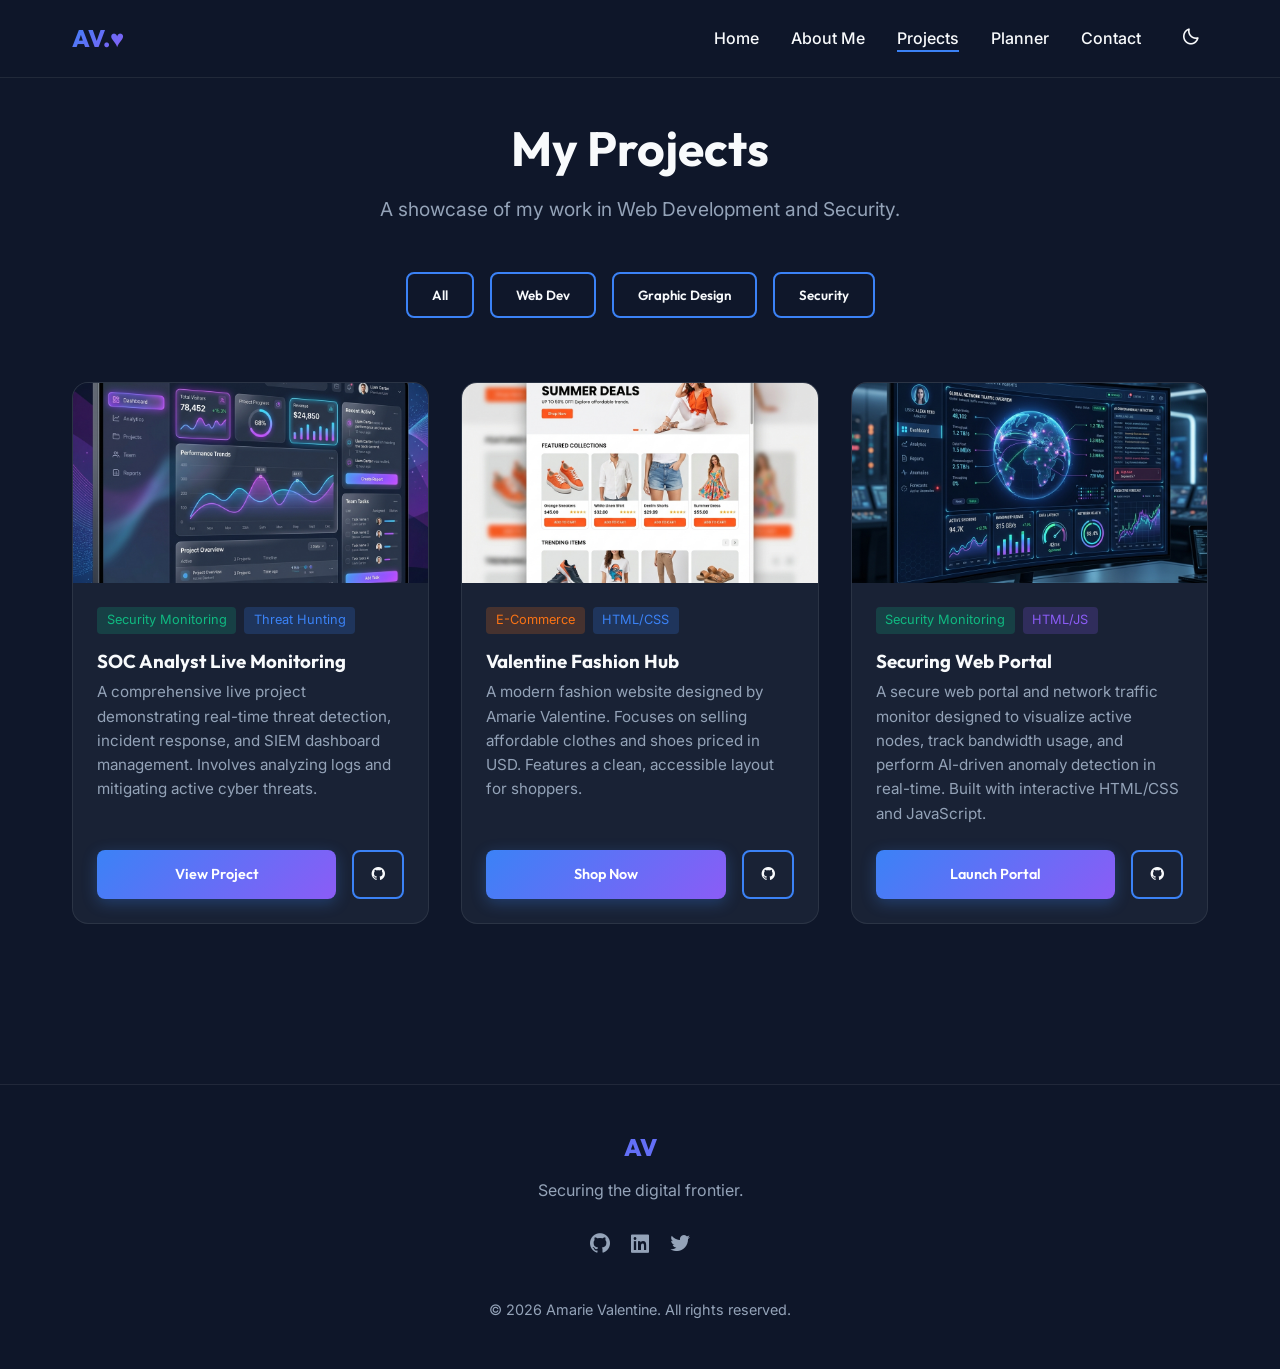
<file: projects.html>
<!DOCTYPE html>
<html lang="en">
<head>
  <meta charset="UTF-8">
  <meta name="viewport" content="width=device-width, initial-scale=1.0">
  <title>Projects | Amarie Valentine</title>
  <link rel="stylesheet" href="style.css">
  <link href='https://unpkg.com/boxicons@2.1.4/css/boxicons.min.css' rel='stylesheet'>
</head>
<body>

  <!-- Navigation -->
  <nav class="navbar">
    <div class="container nav-container">
      <a href="index.html" class="logo">AV.&hearts;</a>
      <ul class="nav-links" id="nav-links">
        <li><a href="index.html">Home</a></li>
        <li><a href="about.html">About Me</a></li>
        <li><a href="projects.html" class="active">Projects</a></li>
        <li><a href="planner.html">Planner</a></li>
        <li><a href="contact.html">Contact</a></li>
        <li>
          <button class="theme-toggle" id="theme-toggle" aria-label="Toggle Theme">
            <i class='bx bx-moon'></i>
          </button>
        </li>
      </ul>
      <button class="mobile-menu-btn" id="mobile-menu-btn"><i class='bx bx-menu'></i></button>
    </div>
  </nav>

  <section class="section animate-fade-up" style="padding-top: 120px; min-height: 100vh;">
    <div class="container">
      <div style="text-align: center; margin-bottom: 3rem;">
        <h1 style="font-size: 3rem;">My Projects</h1>
        <p style="color: var(--text-secondary); font-size: 1.2rem;">A showcase of my work in Web Development and Security.</p>
      </div>

      <!-- Filters -->
      <div style="display: flex; justify-content: center; gap: 1rem; margin-bottom: 4rem; flex-wrap: wrap;">
        <button class="btn btn-outline filter-btn active" data-filter="all">All</button>
        <button class="btn btn-outline filter-btn" data-filter="web">Web Dev</button>
        <button class="btn btn-outline filter-btn" data-filter="design">Graphic Design</button>
        <button class="btn btn-outline filter-btn" data-filter="security">Security</button>
      </div>

      <!-- Projects Grid -->
      <div class="grid grid-3" id="projects-grid">
        
        <!-- Project 1: SOC Analyst Live Project -->
        <div class="glass-card project-card" data-category="security" style="padding: 0; overflow: hidden; display: flex; flex-direction: column;">
          <img src="assets/images/project_1.png" alt="SOC Analyst Live Project" style="height: 200px; object-fit: cover;">
          <div style="padding: 1.5rem; flex: 1; display: flex; flex-direction: column;">
            <div style="display: flex; gap: 0.5rem; margin-bottom: 1rem;">
              <span style="font-size: 0.8rem; background: rgba(16, 185, 129, 0.2); color: var(--success-color); padding: 0.2rem 0.6rem; border-radius: 4px;">Security Monitoring</span>
              <span style="font-size: 0.8rem; background: rgba(59, 130, 246, 0.2); color: var(--accent-primary); padding: 0.2rem 0.6rem; border-radius: 4px;">Threat Hunting</span>
            </div>
            <h3 style="margin-bottom: 0.5rem;">SOC Analyst Live Monitoring</h3>
            <p style="color: var(--text-secondary); font-size: 0.95rem; margin-bottom: 1.5rem; flex: 1;">
              A comprehensive live project demonstrating real-time threat detection, incident response, and SIEM dashboard management. Involves analyzing logs and mitigating active cyber threats.
            </p>
            <div style="display: flex; gap: 1rem; margin-top: auto;">
              <a href="soc_analyst.html" class="btn btn-primary" style="flex: 1; font-size: 0.9rem;">View Project</a>
              <a href="#" class="btn btn-outline" style="padding: 0.5rem 1rem;"><i class='bx bxl-github'></i></a>
            </div>
          </div>
        </div>

        <!-- Project 2: Fashion Website -->
        <div class="glass-card project-card" data-category="web" style="padding: 0; overflow: hidden; display: flex; flex-direction: column;">
          <img src="assets/images/project_fashion.png" alt="Fashion Store Website" style="height: 200px; object-fit: cover;">
          <div style="padding: 1.5rem; flex: 1; display: flex; flex-direction: column;">
            <div style="display: flex; gap: 0.5rem; margin-bottom: 1rem;">
              <span style="font-size: 0.8rem; background: rgba(249, 115, 22, 0.2); color: #f97316; padding: 0.2rem 0.6rem; border-radius: 4px;">E-Commerce</span>
              <span style="font-size: 0.8rem; background: rgba(59, 130, 246, 0.2); color: var(--accent-primary); padding: 0.2rem 0.6rem; border-radius: 4px;">HTML/CSS</span>
            </div>
            <h3 style="margin-bottom: 0.5rem;">Valentine Fashion Hub</h3>
            <p style="color: var(--text-secondary); font-size: 0.95rem; margin-bottom: 1.5rem; flex: 1;">
              A modern fashion website designed by Amarie Valentine. Focuses on selling affordable clothes and shoes priced in USD. Features a clean, accessible layout for shoppers.
            </p>
            <div style="display: flex; gap: 1rem; margin-top: auto;">
              <a href="fashion_website.html" class="btn btn-primary" style="flex: 1; font-size: 0.9rem;">Shop Now</a>
              <a href="#" class="btn btn-outline" style="padding: 0.5rem 1rem;"><i class='bx bxl-github'></i></a>
            </div>
          </div>
        </div>

        <!-- Project 3: Securing Web Portal -->
        <div class="glass-card project-card" data-category="security" style="padding: 0; overflow: hidden; display: flex; flex-direction: column;">
          <img src="assets/images/project_3.png" alt="Aether Security Dashboard Portal" style="height: 200px; object-fit: cover;">
          <div style="padding: 1.5rem; flex: 1; display: flex; flex-direction: column;">
            <div style="display: flex; gap: 0.5rem; margin-bottom: 1rem;">
              <span style="font-size: 0.8rem; background: rgba(16, 185, 129, 0.2); color: var(--success-color); padding: 0.2rem 0.6rem; border-radius: 4px;">Security Monitoring</span>
              <span style="font-size: 0.8rem; background: rgba(139, 92, 246, 0.2); color: var(--accent-secondary); padding: 0.2rem 0.6rem; border-radius: 4px;">HTML/JS</span>
            </div>
            <h3 style="margin-bottom: 0.5rem;">Securing Web Portal</h3>
            <p style="color: var(--text-secondary); font-size: 0.95rem; margin-bottom: 1.5rem; flex: 1;">
              A secure web portal and network traffic monitor designed to visualize active nodes, track bandwidth usage, and perform AI-driven anomaly detection in real-time. Built with interactive HTML/CSS and JavaScript.
            </p>
            <div style="display: flex; gap: 1rem; margin-top: auto;">
              <a href="securing_web_portal.html" class="btn btn-primary" style="flex: 1; font-size: 0.9rem;">Launch Portal</a>
              <a href="#" class="btn btn-outline" style="padding: 0.5rem 1rem;"><i class='bx bxl-github'></i></a>
            </div>
          </div>
        </div>

      </div>
    </div>
  </section>

  <!-- Footer -->
  <footer style="background-color: var(--nav-bg); padding: 3rem 0; text-align: center; border-top: var(--glass-border); margin-top: 4rem;">
    <div class="container">
      <h3 class="logo" style="margin-bottom: 1rem;">AV</h3>
      <p style="color: var(--text-secondary); margin-bottom: 1.5rem;">Securing the digital frontier.</p>
      <div style="display: flex; justify-content: center; gap: 1rem; margin-bottom: 2rem;">
        <a href="#" style="font-size: 1.5rem; color: var(--text-secondary);"><i class='bx bxl-github'></i></a>
        <a href="#" style="font-size: 1.5rem; color: var(--text-secondary);"><i class='bx bxl-linkedin-square'></i></a>
        <a href="#" style="font-size: 1.5rem; color: var(--text-secondary);"><i class='bx bxl-twitter'></i></a>
      </div>
      <p style="color: var(--text-secondary); font-size: 0.9rem;">&copy; 2026 Amarie Valentine. All rights reserved.</p>
    </div>
  </footer>

  <script src="script.js"></script>
</body>
</html>
</file>
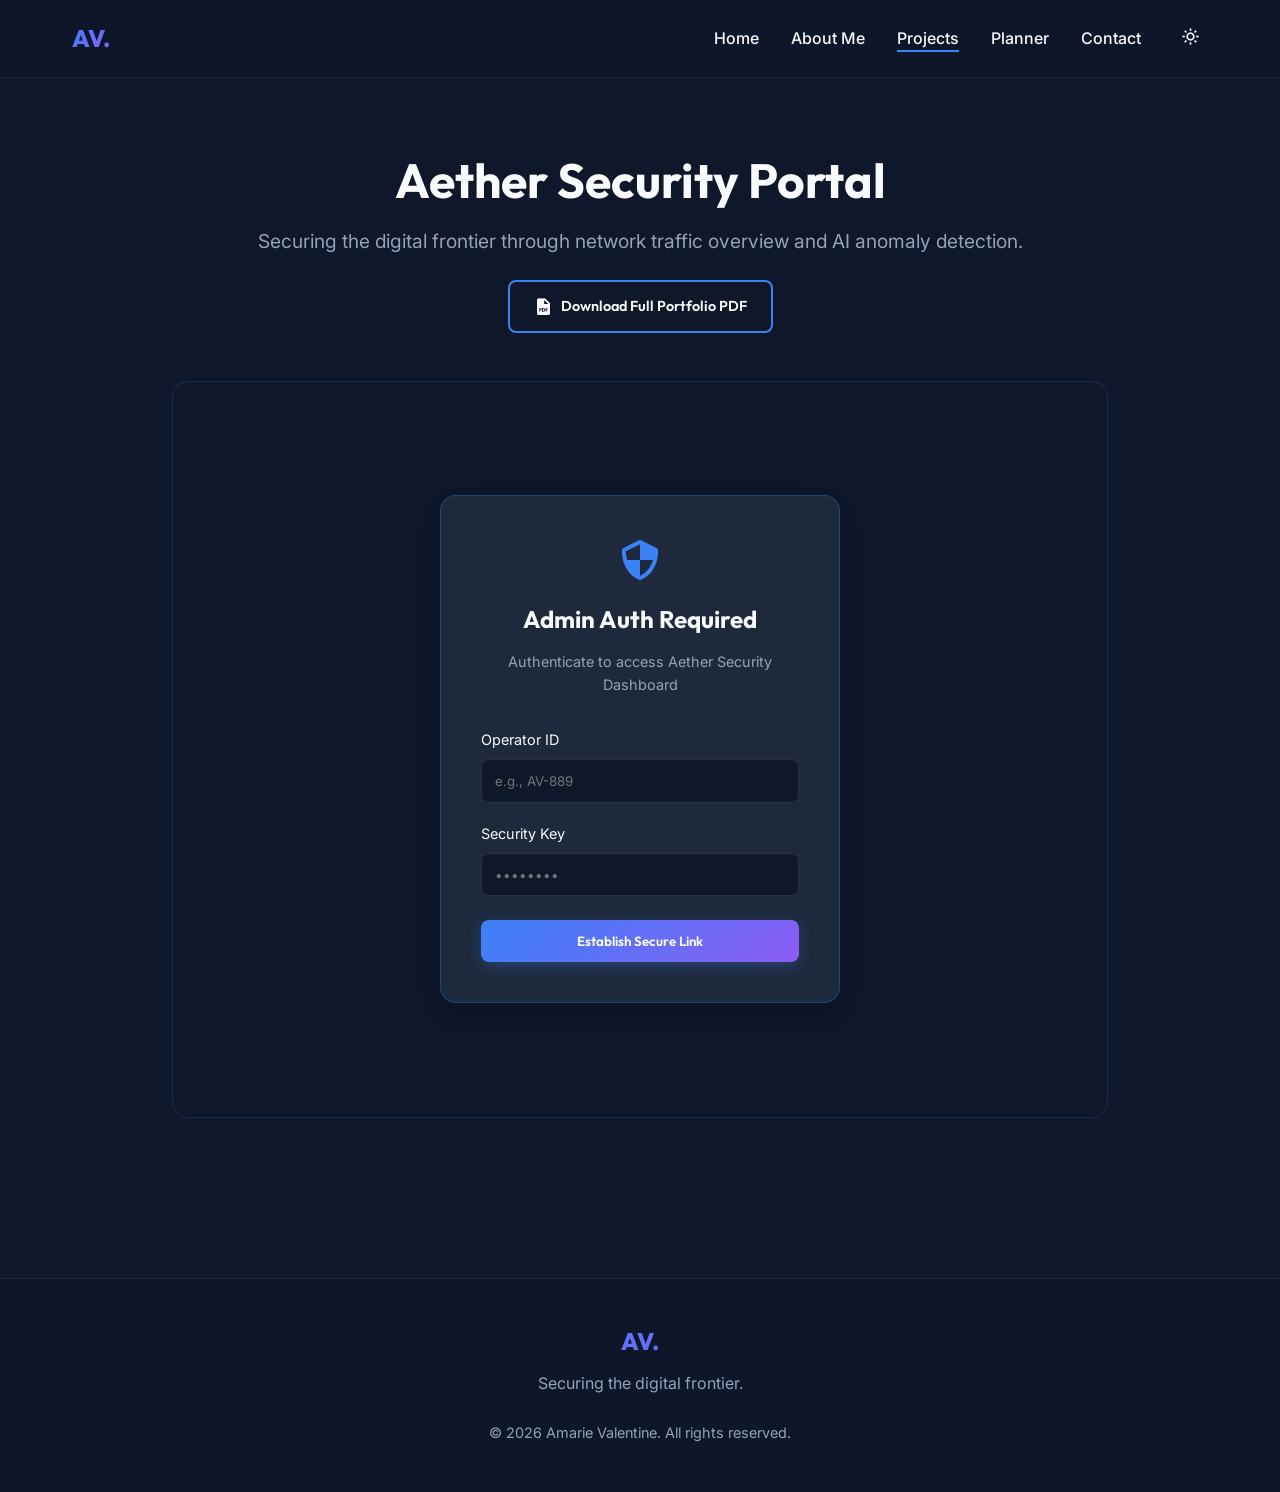
<file: securing_web_portal.html>
<!DOCTYPE html>
<html lang="en">
<head>
  <meta charset="UTF-8">
  <meta name="viewport" content="width=device-width, initial-scale=1.0">
  <title>Securing Web Portal | Amarie Valentine</title>
  <link rel="stylesheet" href="style.css">
  <link href='https://unpkg.com/boxicons@2.1.4/css/boxicons.min.css' rel='stylesheet'>
  <style>
    /* Custom Styling for the Cyber Security Portal */
    .portal-container {
      max-width: 1000px;
      margin: 0 auto;
      padding: 2rem;
    }
    .cyber-card {
      background: rgba(15, 23, 42, 0.6);
      backdrop-filter: blur(16px);
      border: 1px solid rgba(59, 130, 246, 0.2);
      border-radius: 16px;
      padding: 2rem;
      margin-bottom: 2rem;
      position: relative;
      overflow: hidden;
    }
    .cyber-card::before {
      content: '';
      position: absolute;
      top: 0;
      left: 0;
      width: 100%;
      height: 4px;
      background: linear-gradient(90deg, var(--accent-primary), var(--accent-secondary));
    }
    .terminal-output {
      background: #020617;
      border: 1px solid #1e293b;
      border-radius: 8px;
      font-family: monospace;
      padding: 1.5rem;
      color: #38bdf8;
      height: 250px;
      overflow-y: auto;
      margin-bottom: 1.5rem;
    }
    .log-entry {
      margin-bottom: 0.5rem;
      line-height: 1.4;
    }
    .log-info { color: #38bdf8; }
    .log-warning { color: #fbbf24; }
    .log-danger { color: #ef4444; }
    .log-success { color: #34d399; }
    
    .status-indicator {
      display: inline-flex;
      align-items: center;
      gap: 0.5rem;
      font-weight: 600;
      padding: 0.25rem 0.75rem;
      border-radius: 9999px;
      font-size: 0.85rem;
    }
    .status-safe { background: rgba(16, 185, 129, 0.15); color: #10b981; }
    .status-alert { background: rgba(239, 68, 68, 0.15); color: #ef4444; }
    
    .dashboard-grid {
      display: grid;
      grid-template-columns: repeat(auto-fit, minmax(220px, 1fr));
      gap: 1.5rem;
      margin-bottom: 2rem;
    }
    .stat-box {
      background: rgba(30, 41, 59, 0.4);
      border: 1px solid rgba(255, 255, 255, 0.05);
      border-radius: 12px;
      padding: 1.5rem;
      text-align: center;
    }
    .stat-number {
      font-size: 2rem;
      font-weight: 700;
      font-family: var(--font-heading);
      color: var(--text-primary);
      margin: 0.5rem 0;
    }
    
    /* Login Simulation Overlay */
    .login-overlay {
      position: absolute;
      top: 0;
      left: 0;
      width: 100%;
      height: 100%;
      background: #0f172a;
      display: flex;
      justify-content: center;
      align-items: center;
      z-index: 10;
      transition: opacity 0.5s ease, visibility 0.5s;
    }
    .login-overlay.hidden {
      opacity: 0;
      visibility: hidden;
      pointer-events: none;
    }
    .login-box {
      max-width: 400px;
      width: 100%;
      padding: 2.5rem;
      background: var(--bg-secondary);
      border: 1px solid rgba(59, 130, 246, 0.3);
      border-radius: 16px;
      box-shadow: 0 10px 25px -5px rgba(0, 0, 0, 0.3);
    }
  </style>
</head>
<body>

  <!-- Navigation -->
  <nav class="navbar">
    <div class="container nav-container">
      <a href="index.html" class="logo">AV.</a>
      <ul class="nav-links" id="nav-links">
        <li><a href="index.html">Home</a></li>
        <li><a href="about.html">About Me</a></li>
        <li><a href="projects.html" class="active">Projects</a></li>
        <li><a href="planner.html">Planner</a></li>
        <li><a href="contact.html">Contact</a></li>
        <li>
          <button class="theme-toggle" id="theme-toggle" aria-label="Toggle Theme">
            <i class='bx bx-moon'></i>
          </button>
        </li>
      </ul>
      <button class="mobile-menu-btn" id="mobile-menu-btn"><i class='bx bx-menu'></i></button>
    </div>
  </nav>

  <!-- Portal Body -->
  <section class="section animate-fade-up" style="padding-top: 120px; min-height: 100vh;">
    <div class="portal-container">
      
      <div style="text-align: center; margin-bottom: 3rem;">
        <h1 style="font-size: 3rem; color: var(--text-primary);">Aether Security Portal</h1>
        <p style="color: var(--text-secondary); font-size: 1.2rem;">Securing the digital frontier through network traffic overview and AI anomaly detection.</p>
        <div style="margin-top: 1.5rem;">
          <a href="amarievalentine_portfolio.pdf" download class="btn btn-outline" style="font-size: 0.9rem;">
            <i class='bx bxs-file-pdf' style="font-size: 1.2rem; vertical-align: middle;"></i> Download Full Portfolio PDF
          </a>
        </div>
      </div>

      <div class="cyber-card" style="min-height: 500px; position: relative;">
        
        <!-- Mock Login Screen -->
        <div class="login-overlay" id="login-overlay">
          <div class="login-box">
            <div style="text-align: center; margin-bottom: 2rem;">
              <i class='bx bx-shield-quarter' style="font-size: 3rem; color: var(--accent-primary);"></i>
              <h2 style="margin-top: 1rem;">Admin Auth Required</h2>
              <p style="color: var(--text-secondary); font-size: 0.9rem;">Authenticate to access Aether Security Dashboard</p>
            </div>
            
            <form id="portal-login-form">
              <div style="margin-bottom: 1.2rem;">
                <label style="display: block; margin-bottom: 0.5rem; font-size: 0.9rem;">Operator ID</label>
                <input type="text" id="operator-id" class="form-control" placeholder="e.g., AV-889" required style="width: 100%; padding: 0.8rem; background: var(--bg-color); border: 1px solid var(--border-color); color: white; border-radius: 8px;">
              </div>
              <div style="margin-bottom: 1.5rem;">
                <label style="display: block; margin-bottom: 0.5rem; font-size: 0.9rem;">Security Key</label>
                <input type="password" id="security-key" class="form-control" placeholder="••••••••" required style="width: 100%; padding: 0.8rem; background: var(--bg-color); border: 1px solid var(--border-color); color: white; border-radius: 8px;">
              </div>
              <button type="submit" class="btn btn-primary" style="width: 100%; padding: 0.8rem;">Establish Secure Link</button>
              <div id="login-error" style="color: var(--error-color); margin-top: 1rem; text-align: center; display: none; font-size: 0.9rem;"></div>
            </form>
          </div>
        </div>

        <!-- Dashboard Console (Visible after Login) -->
        <div>
          <div style="display: flex; justify-content: space-between; align-items: center; border-bottom: 1px solid rgba(255,255,255,0.1); padding-bottom: 1rem; margin-bottom: 2rem; flex-wrap: wrap; gap: 1rem;">
            <div>
              <h2 style="margin: 0; display: inline-flex; align-items: center; gap: 0.5rem;">
                <i class='bx bx-lock-open-alt' style="color: var(--success-color);"></i> Access Granted
              </h2>
              <p style="color: var(--text-secondary); font-size: 0.85rem; margin-top: 0.25rem;">Active Session: Operator <span id="session-operator" style="color: var(--accent-primary); font-weight: 600;">AV-889</span></p>
            </div>
            <div style="display: flex; gap: 1rem; align-items: center;">
              <span class="status-indicator status-safe" id="system-status">
                <span style="width: 8px; height: 8px; background: #10b981; border-radius: 50%; display: inline-block; animation: pulse 1.5s infinite;"></span>
                FIREWALL ACTIVE
              </span>
              <button id="logout-btn" class="btn btn-outline" style="padding: 0.5rem 1rem; font-size: 0.85rem;">Secure Terminate</button>
            </div>
          </div>

          <!-- Stats Grid -->
          <div class="dashboard-grid">
            <div class="stat-box">
              <i class='bx bx-wifi' style="font-size: 1.8rem; color: var(--accent-primary);"></i>
              <div class="stat-number" id="stat-traffic">1.2 TB/s</div>
              <p style="color: var(--text-secondary); font-size: 0.9rem;">Network Throughput</p>
            </div>
            <div class="stat-box">
              <i class='bx bx-server' style="font-size: 1.8rem; color: var(--accent-secondary);"></i>
              <div class="stat-number">48,102</div>
              <p style="color: var(--text-secondary); font-size: 0.9rem;">Active Nodes</p>
            </div>
            <div class="stat-box">
              <i class='bx bx-radar' style="font-size: 1.8rem; color: var(--error-color);"></i>
              <div class="stat-number" id="stat-anomalies">0</div>
              <p style="color: var(--text-secondary); font-size: 0.9rem;">Detected Anomalies</p>
            </div>
          </div>

          <!-- Live Log Console -->
          <h3 style="margin-bottom: 1rem; display: flex; align-items: center; gap: 0.5rem;">
            <i class='bx bx-code-block'></i> Live Security Event Log
          </h3>
          <div class="terminal-output" id="terminal-log">
            <div class="log-entry log-success">[INIT] Establishing VPN tunnel to security gateway...</div>
            <div class="log-entry log-success">[INIT] Handshake verified. Aether security layer configured.</div>
            <div class="log-entry log-info">[MONITOR] Port 443 incoming traffic clean.</div>
            <div class="log-entry log-info">[MONITOR] Network integrity check: 100% stable.</div>
          </div>

          <!-- Interactive Actions -->
          <div style="display: flex; gap: 1rem; flex-wrap: wrap;">
            <button id="trigger-scan" class="btn btn-primary"><i class='bx bx-scan'></i> Execute Port Scan</button>
            <button id="trigger-alert" class="btn btn-outline" style="border-color: var(--error-color); color: var(--error-color);"><i class='bx bx-error-alt'></i> Simulate Intrusion</button>
            <button id="clear-logs" class="btn btn-outline"><i class='bx bx-trash'></i> Clear Console</button>
          </div>
        </div>

      </div>

    </div>
  </section>

  <!-- Footer -->
  <footer style="background-color: var(--nav-bg); padding: 3rem 0; text-align: center; border-top: var(--glass-border);">
    <div class="container">
      <h3 class="logo" style="margin-bottom: 1rem;">AV.</h3>
      <p style="color: var(--text-secondary); margin-bottom: 1.5rem;">Securing the digital frontier.</p>
      <p style="color: var(--text-secondary); font-size: 0.9rem;">&copy; 2026 Amarie Valentine. All rights reserved.</p>
    </div>
  </footer>

  <script>
    // Theme Management
    const currentTheme = localStorage.getItem('theme') || 'dark';
    document.body.setAttribute('data-theme', currentTheme);
    
    // Toggle theme icon based on current theme
    const themeBtn = document.getElementById('theme-toggle');
    if (themeBtn) {
      themeBtn.querySelector('i').className = currentTheme === 'dark' ? 'bx bx-sun' : 'bx bx-moon';
      themeBtn.addEventListener('click', () => {
        const newTheme = document.body.getAttribute('data-theme') === 'dark' ? 'light' : 'dark';
        document.body.setAttribute('data-theme', newTheme);
        localStorage.setItem('theme', newTheme);
        themeBtn.querySelector('i').className = newTheme === 'dark' ? 'bx bx-sun' : 'bx bx-moon';
      });
    }

    // Mobile Menu Toggle
    const mobileBtn = document.getElementById('mobile-menu-btn');
    const navLinks = document.getElementById('nav-links');
    if (mobileBtn && navLinks) {
      mobileBtn.addEventListener('click', () => {
        navLinks.classList.toggle('active');
      });
    }

    // Portal Simulation Logic
    const loginForm = document.getElementById('portal-login-form');
    const loginOverlay = document.getElementById('login-overlay');
    const loginError = document.getElementById('login-error');
    const opInput = document.getElementById('operator-id');
    const keyInput = document.getElementById('security-key');
    const sessionOp = document.getElementById('session-operator');
    const logoutBtn = document.getElementById('logout-btn');
    const termLog = document.getElementById('terminal-log');
    const triggerScan = document.getElementById('trigger-scan');
    const triggerAlert = document.getElementById('trigger-alert');
    const clearLogs = document.getElementById('clear-logs');
    const sysStatus = document.getElementById('system-status');
    const trafficStat = document.getElementById('stat-traffic');
    const anomaliesStat = document.getElementById('stat-anomalies');

    let isScanRunning = false;
    let anomalyCount = 0;

    // Check if operator is already authenticated in session
    if (sessionStorage.getItem('portal_auth') === 'true') {
      loginOverlay.classList.add('hidden');
      sessionOp.textContent = sessionStorage.getItem('operator_id') || 'AV-889';
    }

    loginForm.addEventListener('submit', (e) => {
      e.preventDefault();
      const opId = opInput.value.trim();
      const secKey = keyInput.value;

      // Acceptance: simple authentication for simulation
      if (opId.length >= 4 && secKey.length >= 4) {
        sessionStorage.setItem('portal_auth', 'true');
        sessionStorage.setItem('operator_id', opId);
        sessionOp.textContent = opId;
        loginOverlay.classList.add('hidden');
        addLog(`[AUTH] Operator ${opId} authenticated successfully.`, 'success');
        addLog(`[SYSTEM] Encrypted security link established.`, 'info');
      } else {
        loginError.textContent = "Invalid operator ID or credentials (min. 4 characters).";
        loginError.style.display = 'block';
      }
    });

    logoutBtn.addEventListener('click', () => {
      sessionStorage.removeItem('portal_auth');
      sessionStorage.removeItem('operator_id');
      loginOverlay.classList.remove('hidden');
      loginForm.reset();
      loginError.style.display = 'none';
    });

    function addLog(text, type = 'info') {
      const time = new Date().toLocaleTimeString();
      const div = document.createElement('div');
      div.className = `log-entry log-${type}`;
      div.textContent = `[${time}] ${text}`;
      termLog.appendChild(div);
      termLog.scrollTop = termLog.scrollHeight;
    }

    // Trigger Port Scan Simulation
    triggerScan.addEventListener('click', () => {
      if (isScanRunning) return;
      isScanRunning = true;
      triggerScan.disabled = true;
      addLog('[SCAN] Initializing full port scan on local subnet...', 'info');
      
      let progress = 0;
      const interval = setInterval(() => {
        progress += 20;
        addLog(`[SCAN] Scanning subnet range... ${progress}% complete.`, 'info');
        trafficStat.textContent = (1.2 + (Math.random() * 0.8)).toFixed(2) + " TB/s";
        
        if (progress >= 100) {
          clearInterval(interval);
          isScanRunning = false;
          triggerScan.disabled = false;
          addLog('[SCAN] Port scan completed. 0 vulnerability vectors open on active ports.', 'success');
        }
      }, 800);
    });

    // Simulate Intrusion Alert
    triggerAlert.addEventListener('click', () => {
      anomalyCount++;
      anomaliesStat.textContent = anomalyCount;
      sysStatus.className = "status-indicator status-alert";
      sysStatus.innerHTML = `<span style="width: 8px; height: 8px; background: #ef4444; border-radius: 50%; display: inline-block; animation: pulse 0.5s infinite;"></span> INTRUSION ATTEMPT`;
      addLog(`[ALERT] Unauthorized access attempt detected from IP 192.168.1.189!`, 'danger');
      addLog(`[DEFENSE] Auto-blocking host IP. Port 80 access suspended.`, 'warning');
      
      // Auto resolve alert after 4 seconds
      setTimeout(() => {
        addLog(`[RESOLVED] Intrusion threat neutralized. IP has been permanently blacklisted.`, 'success');
        sysStatus.className = "status-indicator status-safe";
        sysStatus.innerHTML = `<span style="width: 8px; height: 8px; background: #10b981; border-radius: 50%; display: inline-block; animation: pulse 1.5s infinite;"></span> SYSTEM PROTECTED`;
      }, 4000);
    });

    clearLogs.addEventListener('click', () => {
      termLog.innerHTML = `<div class="log-entry log-info">[MONITOR] Console cleared. Integrity checks running...</div>`;
    });
  </script>

  <style>
    @keyframes pulse {
      0% { opacity: 0.4; }
      50% { opacity: 1; }
      100% { opacity: 0.4; }
    }
  </style>
</body>
</html>
</file>
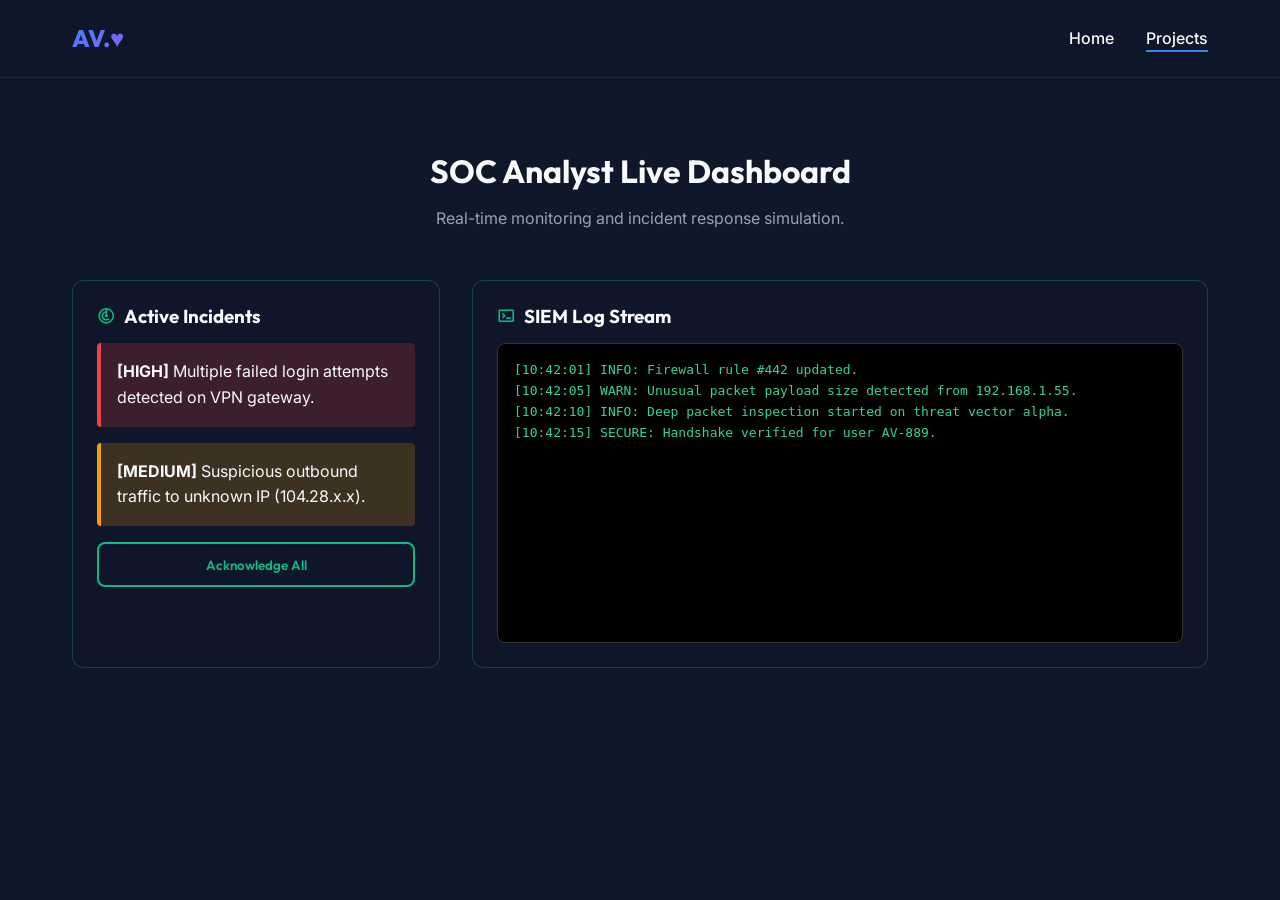
<file: soc_analyst.html>
<!DOCTYPE html>
<html lang="en">
<head>
  <meta charset="UTF-8">
  <meta name="viewport" content="width=device-width, initial-scale=1.0">
  <title>SOC Analyst Dashboard | Amarie Valentine</title>
  <link rel="stylesheet" href="style.css">
  <link href='https://unpkg.com/boxicons@2.1.4/css/boxicons.min.css' rel='stylesheet'>
  <style>
    .soc-container {
      max-width: 1200px;
      margin: 120px auto 40px;
      padding: 2rem;
    }
    .soc-header {
      text-align: center;
      margin-bottom: 3rem;
    }
    .dashboard {
      display: grid;
      grid-template-columns: 1fr 2fr;
      gap: 2rem;
    }
    .panel {
      background: rgba(15, 23, 42, 0.8);
      border: 1px solid rgba(16, 185, 129, 0.3);
      border-radius: 12px;
      padding: 1.5rem;
      backdrop-filter: blur(10px);
    }
    .alert-box {
      background: rgba(239, 68, 68, 0.2);
      border-left: 4px solid #ef4444;
      padding: 1rem;
      margin-bottom: 1rem;
      border-radius: 4px;
    }
    .log-stream {
      background: #000;
      color: #34d399;
      font-family: monospace;
      padding: 1rem;
      height: 300px;
      overflow-y: auto;
      border-radius: 8px;
      border: 1px solid #333;
    }
  </style>
</head>
<body>

  <!-- Navigation -->
  <nav class="navbar">
    <div class="container nav-container">
      <a href="index.html" class="logo">AV.&hearts;</a>
      <ul class="nav-links" id="nav-links">
        <li><a href="index.html">Home</a></li>
        <li><a href="projects.html" class="active">Projects</a></li>
      </ul>
    </div>
  </nav>

  <div class="soc-container">
    <div class="soc-header">
      <h1>SOC Analyst Live Dashboard</h1>
      <p style="color: var(--text-secondary);">Real-time monitoring and incident response simulation.</p>
    </div>

    <div class="dashboard">
      <div class="panel">
        <h3 style="margin-bottom: 1rem; display: flex; align-items: center; gap: 0.5rem;"><i class='bx bx-radar' style="color: #10b981;"></i> Active Incidents</h3>
        <div class="alert-box">
          <strong>[HIGH]</strong> Multiple failed login attempts detected on VPN gateway.
        </div>
        <div class="alert-box" style="background: rgba(245, 158, 11, 0.2); border-color: #f59e0b;">
          <strong>[MEDIUM]</strong> Suspicious outbound traffic to unknown IP (104.28.x.x).
        </div>
        <button class="btn btn-outline" style="width: 100%; border-color: #10b981; color: #10b981;" onclick="alert('Incidents acknowledged and mitigation initiated.')">Acknowledge All</button>
      </div>

      <div class="panel">
        <h3 style="margin-bottom: 1rem; display: flex; align-items: center; gap: 0.5rem;"><i class='bx bx-terminal' style="color: #10b981;"></i> SIEM Log Stream</h3>
        <div class="log-stream" id="logs">
          <div>[10:42:01] INFO: Firewall rule #442 updated.</div>
          <div>[10:42:05] WARN: Unusual packet payload size detected from 192.168.1.55.</div>
          <div>[10:42:10] INFO: Deep packet inspection started on threat vector alpha.</div>
          <div>[10:42:15] SECURE: Handshake verified for user AV-889.</div>
        </div>
      </div>
    </div>
  </div>

  <script>
    // Simulate incoming logs
    const logs = document.getElementById('logs');
    setInterval(() => {
      const msgs = [
        "INFO: Network sweep completed cleanly.",
        "WARN: Port scan detected on external interface.",
        "SECURE: Routine key rotation successful.",
        "INFO: Inbound connection from trusted subnet."
      ];
      const time = new Date().toLocaleTimeString();
      const div = document.createElement('div');
      div.textContent = `[${time}] ${msgs[Math.floor(Math.random() * msgs.length)]}`;
      logs.appendChild(div);
      logs.scrollTop = logs.scrollHeight;
    }, 3000);
  </script>

</body>
</html>
</file>
<file: style.css>
/* ==========================================================================
   Base Variables & Theme Configuration
   ========================================================================== */
@import url('https://fonts.googleapis.com/css2?family=Inter:wght@300;400;500;600&family=Outfit:wght@400;600;700;800&display=swap');

:root {
  /* Dark Theme (Default) */
  --bg-color: #0f172a;
  --bg-secondary: #1e293b;
  --text-primary: #f8fafc;
  --text-secondary: #94a3b8;
  --accent-primary: #3b82f6;
  --accent-secondary: #8b5cf6;
  --card-bg: rgba(30, 41, 59, 0.7);
  --border-color: rgba(255, 255, 255, 0.1);
  --success-color: #10b981;
  --error-color: #ef4444;
  --nav-bg: rgba(15, 23, 42, 0.85);
  
  /* Glassmorphism */
  --glass-blur: blur(12px);
  --glass-border: 1px solid rgba(255, 255, 255, 0.08);
  
  /* Typography */
  --font-heading: 'Outfit', sans-serif;
  --font-body: 'Inter', sans-serif;
  
  /* Spacing */
  --container-width: 1200px;
  --transition: all 0.3s cubic-bezier(0.4, 0, 0.2, 1);
}

[data-theme="light"] {
  --bg-color: #f8fafc;
  --bg-secondary: #f1f5f9;
  --text-primary: #0f172a;
  --text-secondary: #475569;
  --accent-primary: #2563eb;
  --accent-secondary: #7c3aed;
  --card-bg: rgba(255, 255, 255, 0.7);
  --border-color: rgba(0, 0, 0, 0.1);
  --nav-bg: rgba(248, 250, 252, 0.85);
  --glass-border: 1px solid rgba(0, 0, 0, 0.08);
}

/* ==========================================================================
   Resets & Typography
   ========================================================================== */
* {
  margin: 0;
  padding: 0;
  box-sizing: border-box;
}

body {
  font-family: var(--font-body);
  background-color: var(--bg-color);
  color: var(--text-primary);
  line-height: 1.6;
  transition: background-color 0.3s, color 0.3s;
  overflow-x: hidden;
}

h1, h2, h3, h4, h5, h6 {
  font-family: var(--font-heading);
  font-weight: 700;
  line-height: 1.2;
  margin-bottom: 1rem;
}

a {
  text-decoration: none;
  color: inherit;
  transition: var(--transition);
}

ul {
  list-style: none;
}

img {
  max-width: 100%;
  height: auto;
  display: block;
}

/* ==========================================================================
   Layout Utilities
   ========================================================================== */
.container {
  max-width: var(--container-width);
  margin: 0 auto;
  padding: 0 2rem;
}

.section {
  padding: 6rem 0;
}

.flex-center {
  display: flex;
  align-items: center;
  justify-content: center;
}

.grid {
  display: grid;
  gap: 2rem;
}

.grid-2 { grid-template-columns: repeat(auto-fit, minmax(300px, 1fr)); }
.grid-3 { grid-template-columns: repeat(auto-fit, minmax(250px, 1fr)); }

/* ==========================================================================
   Components
   ========================================================================== */
/* Navigation */
.navbar {
  position: fixed;
  top: 0;
  width: 100%;
  z-index: 1000;
  background: var(--nav-bg);
  backdrop-filter: var(--glass-blur);
  border-bottom: var(--glass-border);
  padding: 1.2rem 0;
  transition: var(--transition);
}

.nav-container {
  display: flex;
  justify-content: space-between;
  align-items: center;
}

.logo {
  font-family: var(--font-heading);
  font-size: 1.5rem;
  font-weight: 800;
  background: linear-gradient(135deg, var(--accent-primary), var(--accent-secondary));
  -webkit-background-clip: text;
  -webkit-text-fill-color: transparent;
}

.nav-links {
  display: flex;
  gap: 2rem;
  align-items: center;
}

.nav-links a {
  font-weight: 500;
  font-size: 1rem;
  position: relative;
}

.nav-links a::after {
  content: '';
  position: absolute;
  width: 0;
  height: 2px;
  bottom: -4px;
  left: 0;
  background: var(--accent-primary);
  transition: var(--transition);
}

.nav-links a:hover::after,
.nav-links a.active::after {
  width: 100%;
}

.theme-toggle {
  background: none;
  border: none;
  color: var(--text-primary);
  font-size: 1.2rem;
  cursor: pointer;
  padding: 0.5rem;
  transition: var(--transition);
}

.theme-toggle:hover {
  transform: rotate(15deg) scale(1.1);
}

.mobile-menu-btn {
  display: none;
  background: none;
  border: none;
  color: var(--text-primary);
  font-size: 1.5rem;
  cursor: pointer;
}

/* Buttons */
.btn {
  display: inline-flex;
  align-items: center;
  justify-content: center;
  padding: 0.8rem 1.5rem;
  border-radius: 8px;
  font-family: var(--font-heading);
  font-weight: 600;
  cursor: pointer;
  transition: var(--transition);
  border: none;
  gap: 0.5rem;
}

.btn-primary {
  background: linear-gradient(135deg, var(--accent-primary), var(--accent-secondary));
  color: white;
  box-shadow: 0 4px 15px rgba(59, 130, 246, 0.3);
}

.btn-primary:hover {
  transform: translateY(-2px);
  box-shadow: 0 6px 20px rgba(59, 130, 246, 0.4);
}

.btn-outline {
  background: transparent;
  border: 2px solid var(--accent-primary);
  color: var(--text-primary);
}

.btn-outline:hover {
  background: var(--accent-primary);
  color: white;
}

/* Glass Cards */
.glass-card {
  background: var(--card-bg);
  backdrop-filter: var(--glass-blur);
  border: var(--glass-border);
  border-radius: 16px;
  padding: 2rem;
  transition: var(--transition);
}

.glass-card:hover {
  transform: translateY(-5px);
  box-shadow: 0 10px 30px rgba(0,0,0,0.1);
  border-color: var(--accent-primary);
}

/* Custom Inputs */
.form-group {
  margin-bottom: 1.5rem;
}

.form-label {
  display: block;
  margin-bottom: 0.5rem;
  font-weight: 500;
  color: var(--text-secondary);
}

.form-control {
  width: 100%;
  padding: 1rem;
  background: var(--bg-secondary);
  border: 1px solid var(--border-color);
  border-radius: 8px;
  color: var(--text-primary);
  font-family: var(--font-body);
  transition: var(--transition);
}

.form-control:focus {
  outline: none;
  border-color: var(--accent-primary);
  box-shadow: 0 0 0 3px rgba(59, 130, 246, 0.2);
}

/* Animations */
@keyframes fadeInUp {
  from {
    opacity: 0;
    transform: translateY(20px);
  }
  to {
    opacity: 1;
    transform: translateY(0);
  }
}

.animate-fade-up {
  animation: fadeInUp 0.8s cubic-bezier(0.4, 0, 0.2, 1) forwards;
}

/* Responsive */
@media (max-width: 768px) {
  .nav-links {
    display: none; /* Hide by default, show when mobile menu is active */
    position: absolute;
    top: 100%;
    left: 0;
    width: 100%;
    background: var(--nav-bg);
    backdrop-filter: var(--glass-blur);
    flex-direction: column;
    padding: 2rem;
    border-bottom: var(--glass-border);
  }
  
  .nav-links.active {
    display: flex;
  }
  
  .mobile-menu-btn {
    display: block;
  }
  
  .section {
    padding: 4rem 0;
  }
}

@media print {
  * {
    -webkit-print-color-adjust: exact !important;
    print-color-adjust: exact !important;
  }
  .navbar, .theme-toggle, .mobile-menu-btn {
    display: none !important;
  }
  body {
    padding-top: 0 !important;
    background-color: #0f172a !important;
    color: #f8fafc !important;
  }
  .section {
    padding: 2rem 0 !important;
  }
}
</file>
